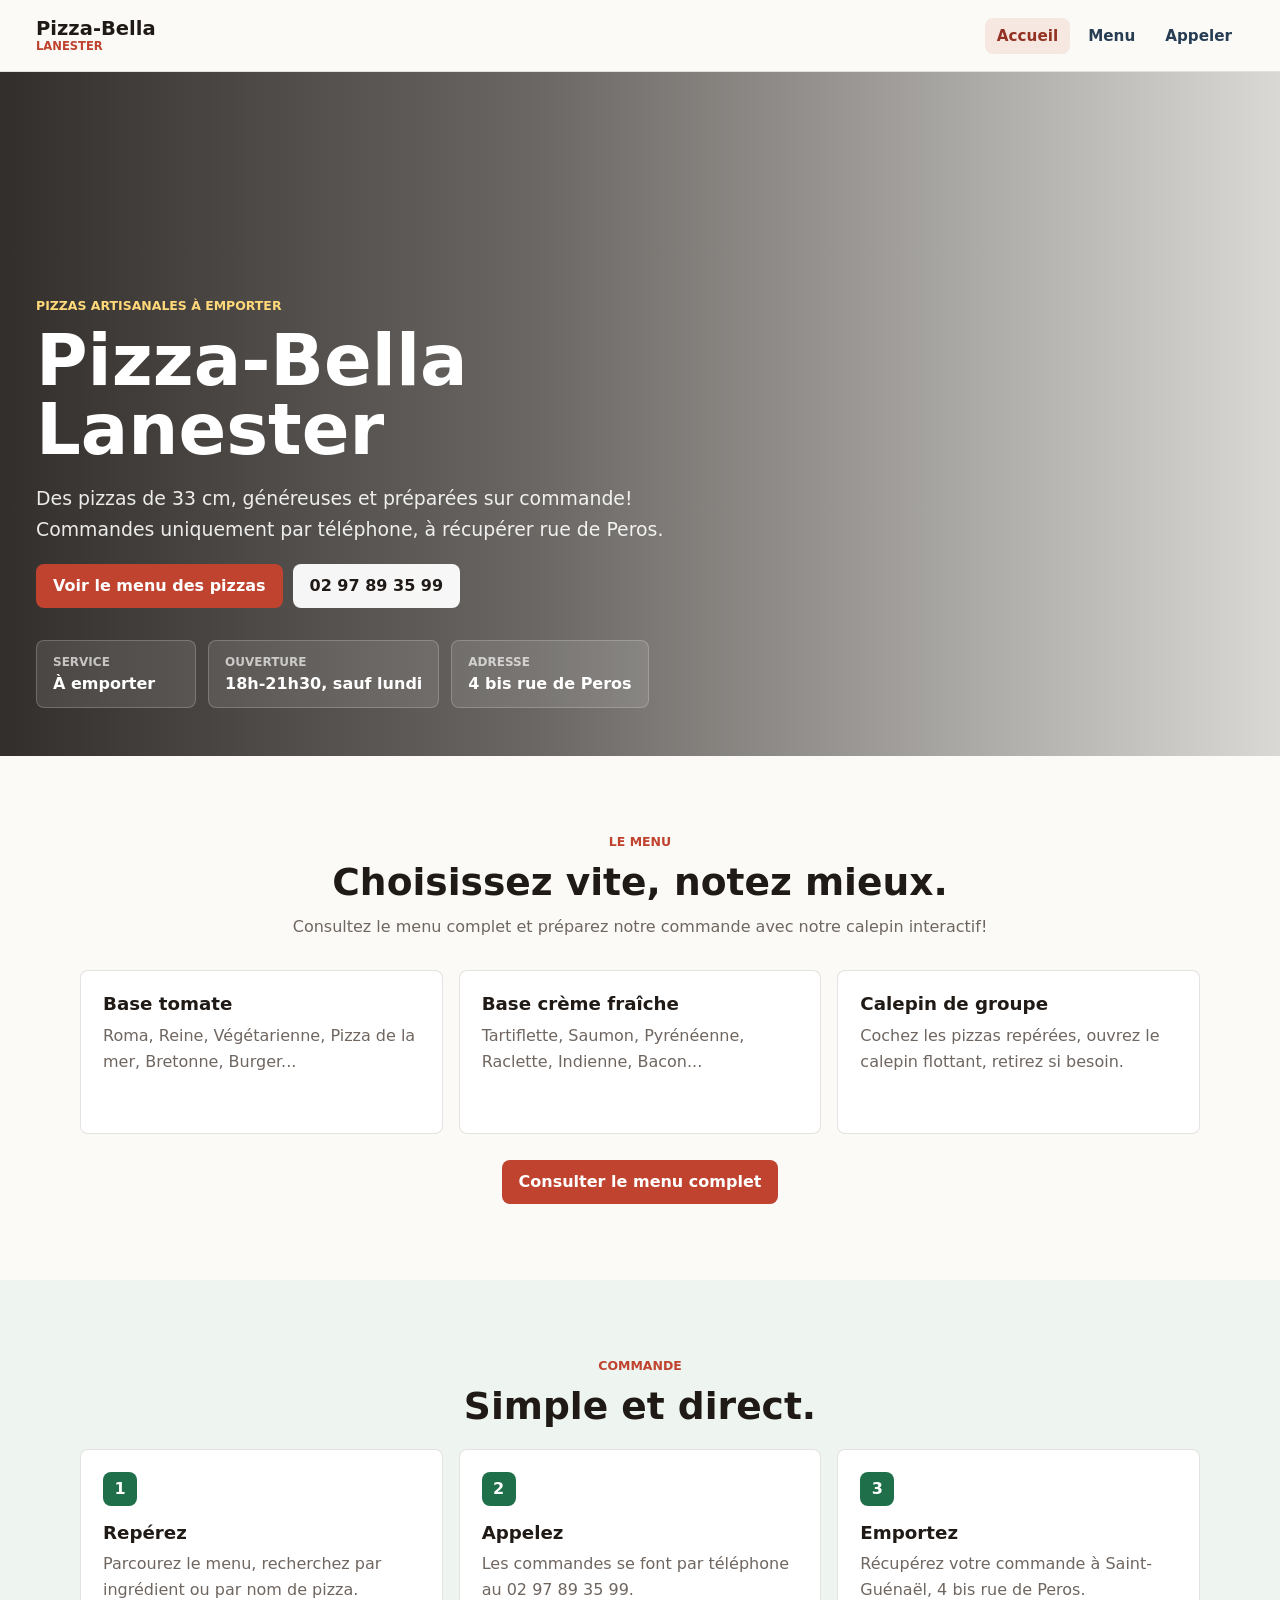
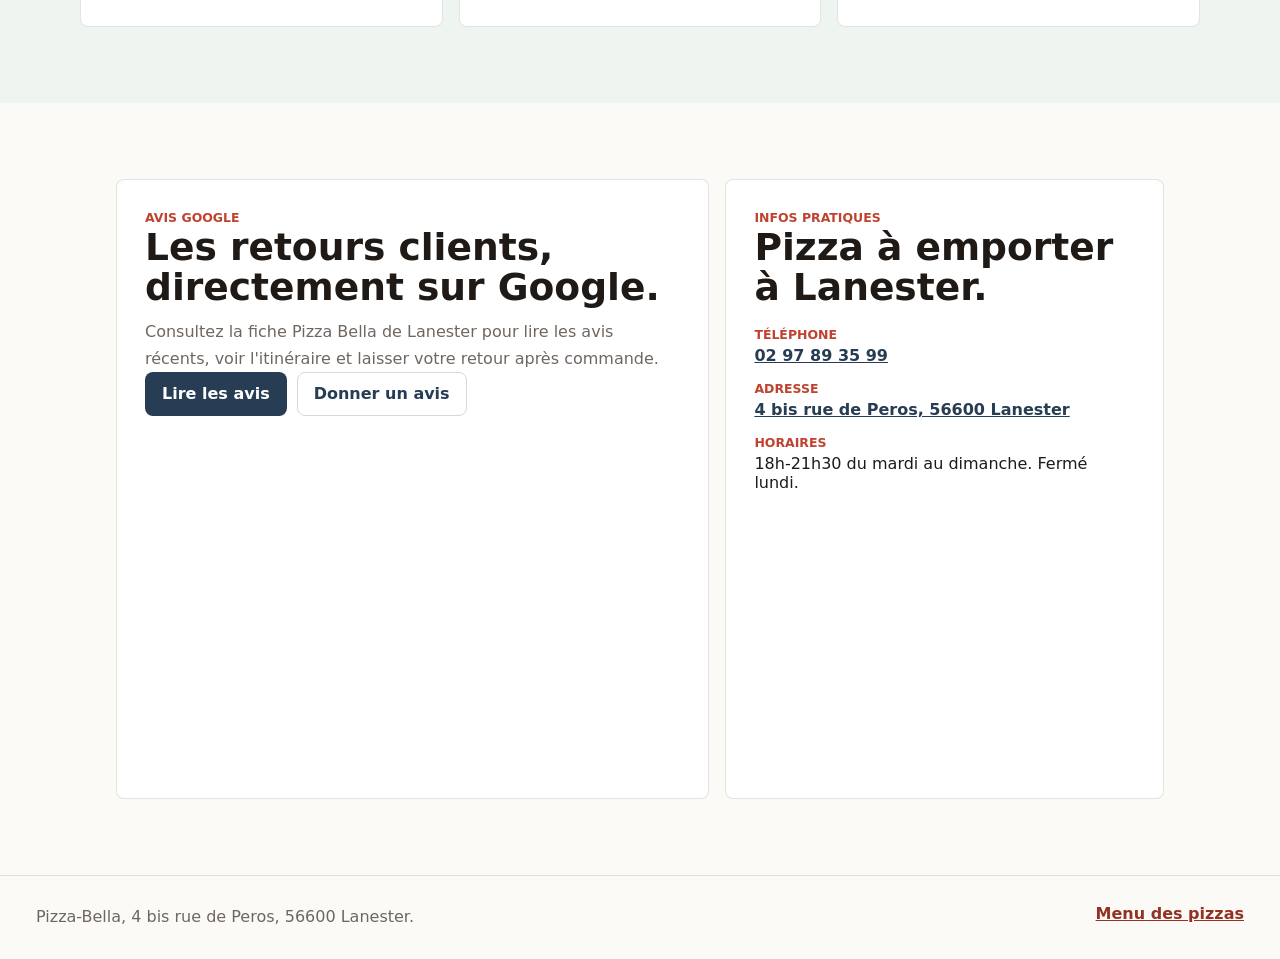
<file: docs/index.html>
<!doctype html>
<html lang="fr">
  <head>
    <meta charset="utf-8">
    <meta name="viewport" content="width=device-width, initial-scale=1">
    <title>Pizza-Bella Lanester | Pizzas artisanales à emporter</title>
    <meta
      name="description"
      content="Pizza-Bella à Lanester prépare des pizzas artisanales de 33 cm à emporter. Commande uniquement par téléphone au 02 97 89 35 99."
    >
    <link rel="canonical" href="https://pizzabella.rouf.me/">
    <meta property="og:title" content="Pizza-Bella Lanester">
    <meta property="og:description" content="Pizzas artisanales à emporter, commande par téléphone, 4 bis rue de Peros à Lanester.">
    <meta property="og:type" content="website">
    <meta property="og:url" content="https://pizzabella.rouf.me/">
    <meta property="og:image" content="https://static.wixstatic.com/media/843343_ccfe324e93fd4e18b210bcc2876e4890~mv2_d_2775_1979_s_2.jpg/v1/fill/w_1200,h_860,al_c,q_85,enc_avif,quality_auto/843343_ccfe324e93fd4e18b210bcc2876e4890~mv2_d_2775_1979_s_2.jpg">
    <meta name="twitter:card" content="summary_large_image">
    <link rel="preconnect" href="https://static.wixstatic.com">
    <link rel="stylesheet" href="styles.css?v=20260521-mobile">
    <script type="application/ld+json">
      {
        "@context": "https://schema.org",
        "@type": "Restaurant",
        "@id": "https://pizzabella.rouf.me/#restaurant",
        "name": "Pizza-Bella",
        "url": "https://pizzabella.rouf.me/",
        "image": [
          "https://static.wixstatic.com/media/843343_ccfe324e93fd4e18b210bcc2876e4890~mv2_d_2775_1979_s_2.jpg/v1/fill/w_1200,h_860,al_c,q_85,enc_avif,quality_auto/843343_ccfe324e93fd4e18b210bcc2876e4890~mv2_d_2775_1979_s_2.jpg"
        ],
        "telephone": "+33297893599",
        "servesCuisine": ["Pizza", "Cuisine italienne"],
        "priceRange": "€€",
        "acceptsReservations": false,
        "address": {
          "@type": "PostalAddress",
          "streetAddress": "4 bis rue de Peros",
          "addressLocality": "Lanester",
          "postalCode": "56600",
          "addressCountry": "FR"
        },
        "geo": {
          "@type": "GeoCoordinates",
          "latitude": 47.761271,
          "longitude": -3.3206705
        },
        "hasMenu": "https://pizzabella.rouf.me/menu.html",
        "openingHoursSpecification": [
          {
            "@type": "OpeningHoursSpecification",
            "dayOfWeek": ["Tuesday", "Wednesday", "Thursday", "Friday", "Saturday", "Sunday"],
            "opens": "18:00",
            "closes": "21:30"
          }
        ],
        "sameAs": [
          "https://pizza-bella.wixsite.com/monsite",
          "https://www.google.com/maps/search/?api=1&query=Pizza%20Bella%204%20Bis%20Rue%20de%20Peros%2056600%20Lanester"
        ]
      }
    </script>
  </head>
  <body>
    <header class="site-header">
      <a class="brand" href="index.html" aria-label="Pizza-Bella Lanester, accueil">
        <span>Pizza-Bella</span>
        <small>Lanester</small>
      </a>
      <nav class="site-nav" aria-label="Navigation principale">
        <a aria-current="page" href="index.html">Accueil</a>
        <a href="menu.html">Menu</a>
        <a href="tel:+33297893599">Appeler</a>
      </nav>
    </header>

    <main>
      <section class="hero-home">
        <div class="hero-content">
          <p class="kicker">Pizzas artisanales à emporter</p>
          <h1>Pizza-Bella Lanester</h1>
          <p class="hero-lead">
            Des pizzas de 33 cm, généreuses et préparées sur commande! Commandes
            uniquement par téléphone, à récupérer rue de Peros.
          </p>
          <div class="hero-actions" aria-label="Actions principales">
            <a class="button button-primary" href="menu.html">Voir le menu des pizzas</a>
            <a class="button button-light" href="tel:+33297893599">02 97 89 35 99</a>
          </div>
          <dl class="hero-facts" aria-label="Informations rapides">
            <div>
              <dt>Service</dt>
              <dd>À emporter</dd>
            </div>
            <div>
              <dt>Ouverture</dt>
              <dd>18h-21h30, sauf lundi</dd>
            </div>
            <div>
              <dt>Adresse</dt>
              <dd>4 bis rue de Peros</dd>
            </div>
          </dl>
        </div>
      </section>

      <section class="section menu-teaser" id="menu">
        <div class="section-heading">
          <p class="kicker">Le menu</p>
          <h2>Choisissez vite, notez mieux.</h2>
          <p>
            Consultez le menu complet et préparez notre commande avec notre calepin interactif!
          </p>
        </div>
        <div class="feature-grid">
          <article class="feature-card">
            <h3>Base tomate</h3>
            <p>Roma, Reine, Végétarienne, Pizza de la mer, Bretonne, Burger...</p>
          </article>
          <article class="feature-card">
            <h3>Base crème fraîche</h3>
            <p>Tartiflette, Saumon, Pyrénéenne, Raclette, Indienne, Bacon...</p>
          </article>
          <article class="feature-card">
            <h3>Calepin de groupe</h3>
            <p>Cochez les pizzas repérées, ouvrez le calepin flottant, retirez si besoin.</p>
          </article>
        </div>
        <a class="button button-primary menu-wide-link" href="menu.html">Consulter le menu complet</a>
      </section>

      <section class="section steps-band" aria-labelledby="commande-title">
        <div class="section-heading compact">
          <p class="kicker">Commande</p>
          <h2 id="commande-title">Simple et direct.</h2>
        </div>
        <div class="steps">
          <article>
            <span>1</span>
            <h3>Repérez</h3>
            <p>Parcourez le menu, recherchez par ingrédient ou par nom de pizza.</p>
          </article>
          <article>
            <span>2</span>
            <h3>Appelez</h3>
            <p>Les commandes se font par téléphone au 02 97 89 35 99.</p>
          </article>
          <article>
            <span>3</span>
            <h3>Emportez</h3>
            <p>Récupérez votre commande à Saint-Guénaël, 4 bis rue de Peros.</p>
          </article>
        </div>
      </section>

      <section class="section info-layout">
        <article class="info-block">
          <p class="kicker">Avis Google</p>
          <h2>Les retours clients, directement sur Google.</h2>
          <p>
            Consultez la fiche Pizza Bella de Lanester pour lire les avis récents,
            voir l'itinéraire et laisser votre retour après commande.
          </p>
          <div class="inline-actions">
            <a class="button button-secondary" href="https://www.google.com/maps/search/?api=1&amp;query=Pizza%20Bella%204%20Bis%20Rue%20de%20Peros%2056600%20Lanester" rel="noopener">Lire les avis</a>
            <a class="button button-ghost" href="https://search.google.com/local/writereview?placeid=ChIJfZxFkC5cEEgR0_j6NZo7V1Y" rel="noopener">Donner un avis</a>
          </div>
        </article>
        <article class="info-block contact-block">
          <p class="kicker">Infos pratiques</p>
          <h2>Pizza à emporter à Lanester.</h2>
          <ul class="contact-list">
            <li><strong>Téléphone</strong><a href="tel:+33297893599">02 97 89 35 99</a></li>
            <li><strong>Adresse</strong><a href="https://www.google.com/maps/search/?api=1&amp;query=Pizza%20Bella%204%20Bis%20Rue%20de%20Peros%2056600%20Lanester" rel="noopener">4 bis rue de Peros, 56600 Lanester</a></li>
            <li><strong>Horaires</strong><span>18h-21h30 du mardi au dimanche. Fermé lundi.</span></li>
          </ul>
          <div class="map-container" style="margin-top: 1.5rem;">
            <iframe 
              src="https://maps.google.com/maps?q=Pizza%20Bella%204%20Bis%20Rue%20de%20Peros%2056600%20Lanester&t=&z=15&ie=UTF8&iwloc=&output=embed" 
              width="100%" 
              height="250" 
              style="border:0; border-radius: 8px;" 
              allowfullscreen="" 
              loading="lazy" 
              referrerpolicy="no-referrer-when-downgrade"
              title="Carte Google Maps de Pizza-Bella Lanester">
            </iframe>
          </div>
        </article>
      </section>
    </main>

    <footer class="site-footer">
      <p>Pizza-Bella, 4 bis rue de Peros, 56600 Lanester.</p>
      <a href="menu.html">Menu des pizzas</a>
    </footer>
  </body>
</html>
</file>
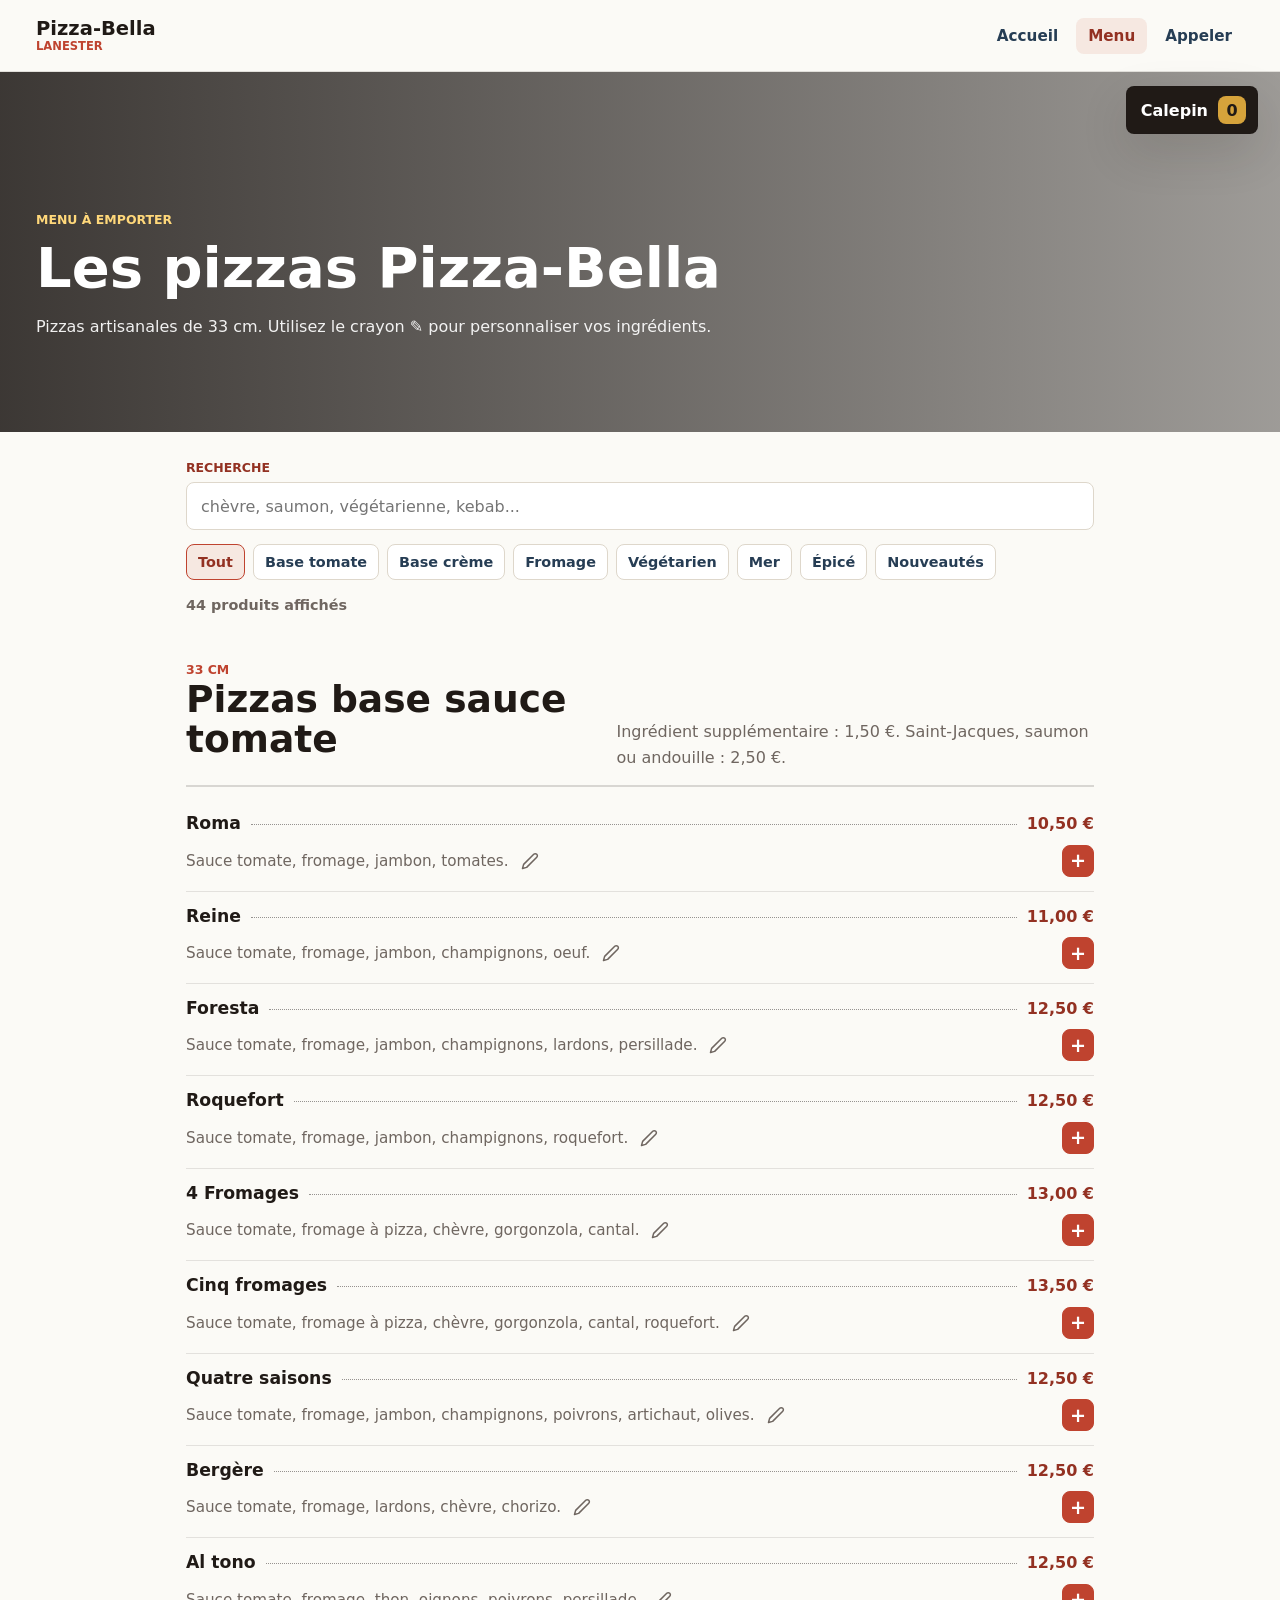
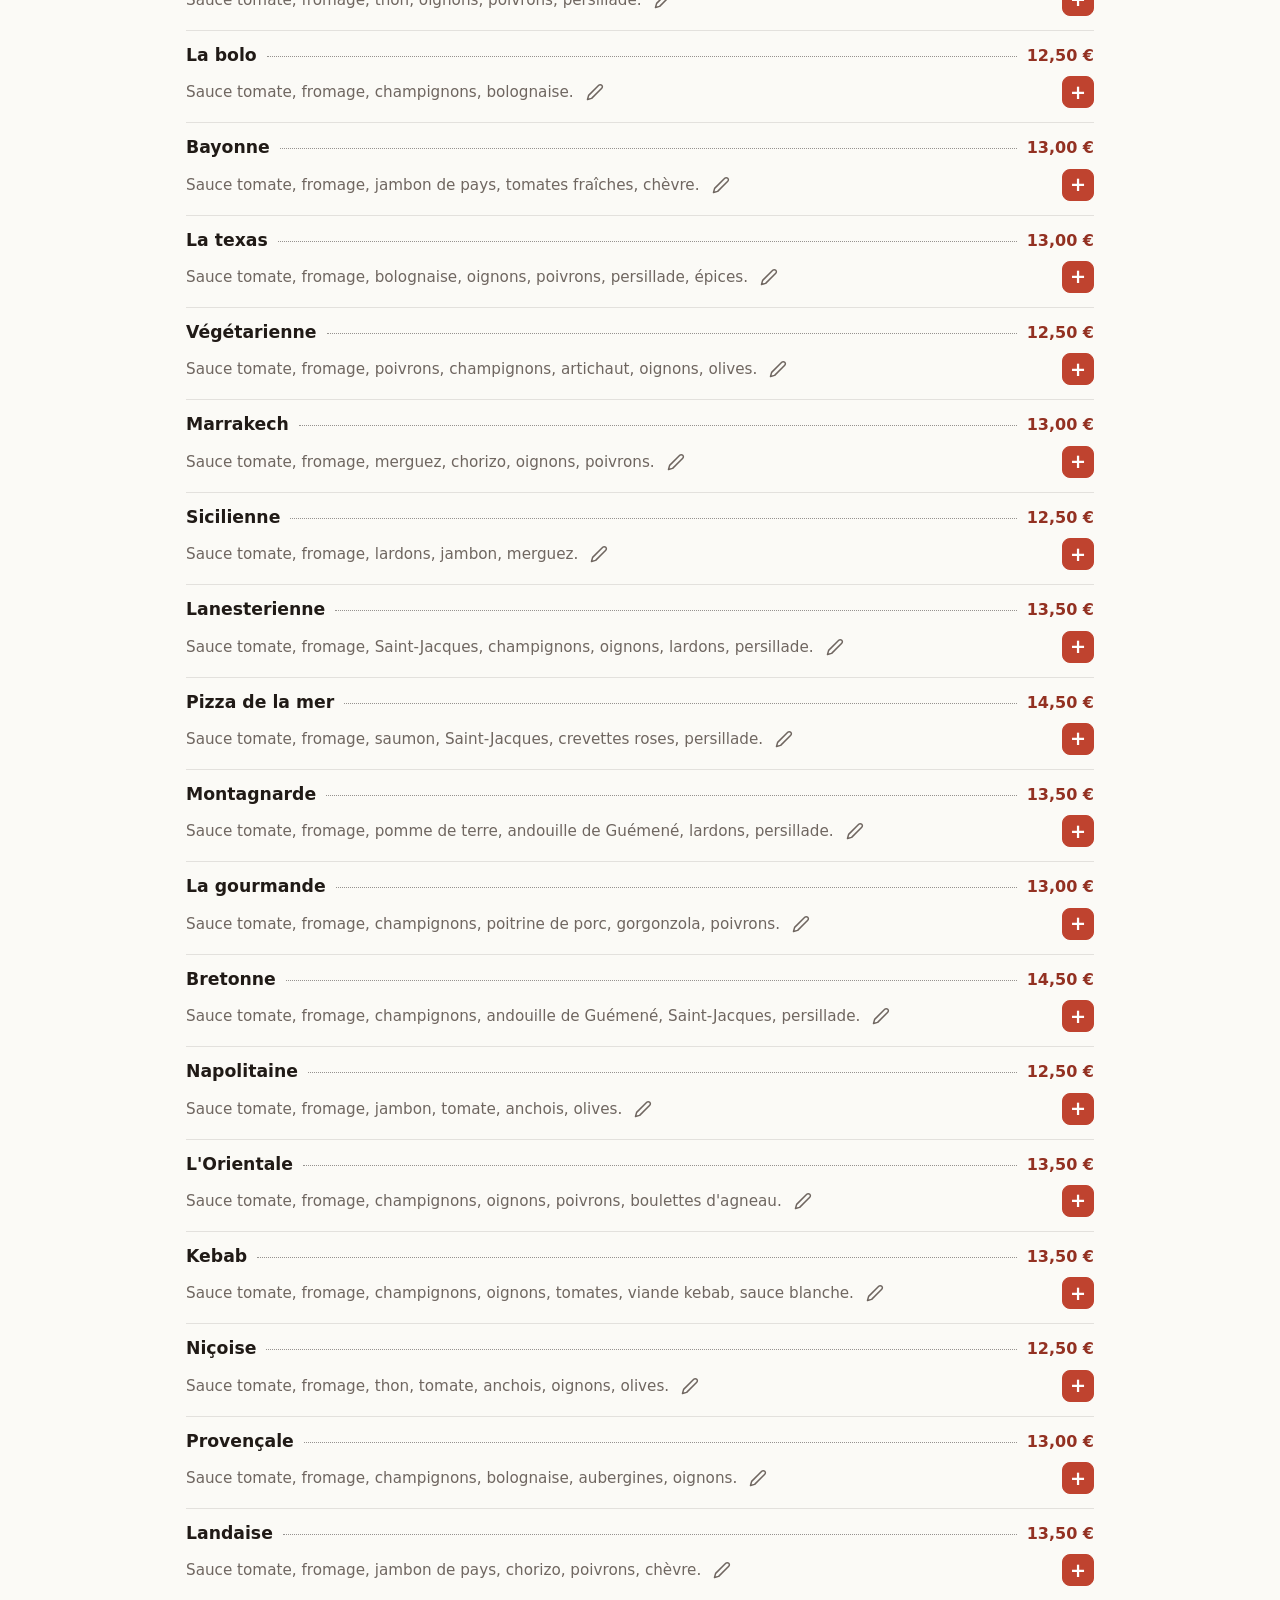
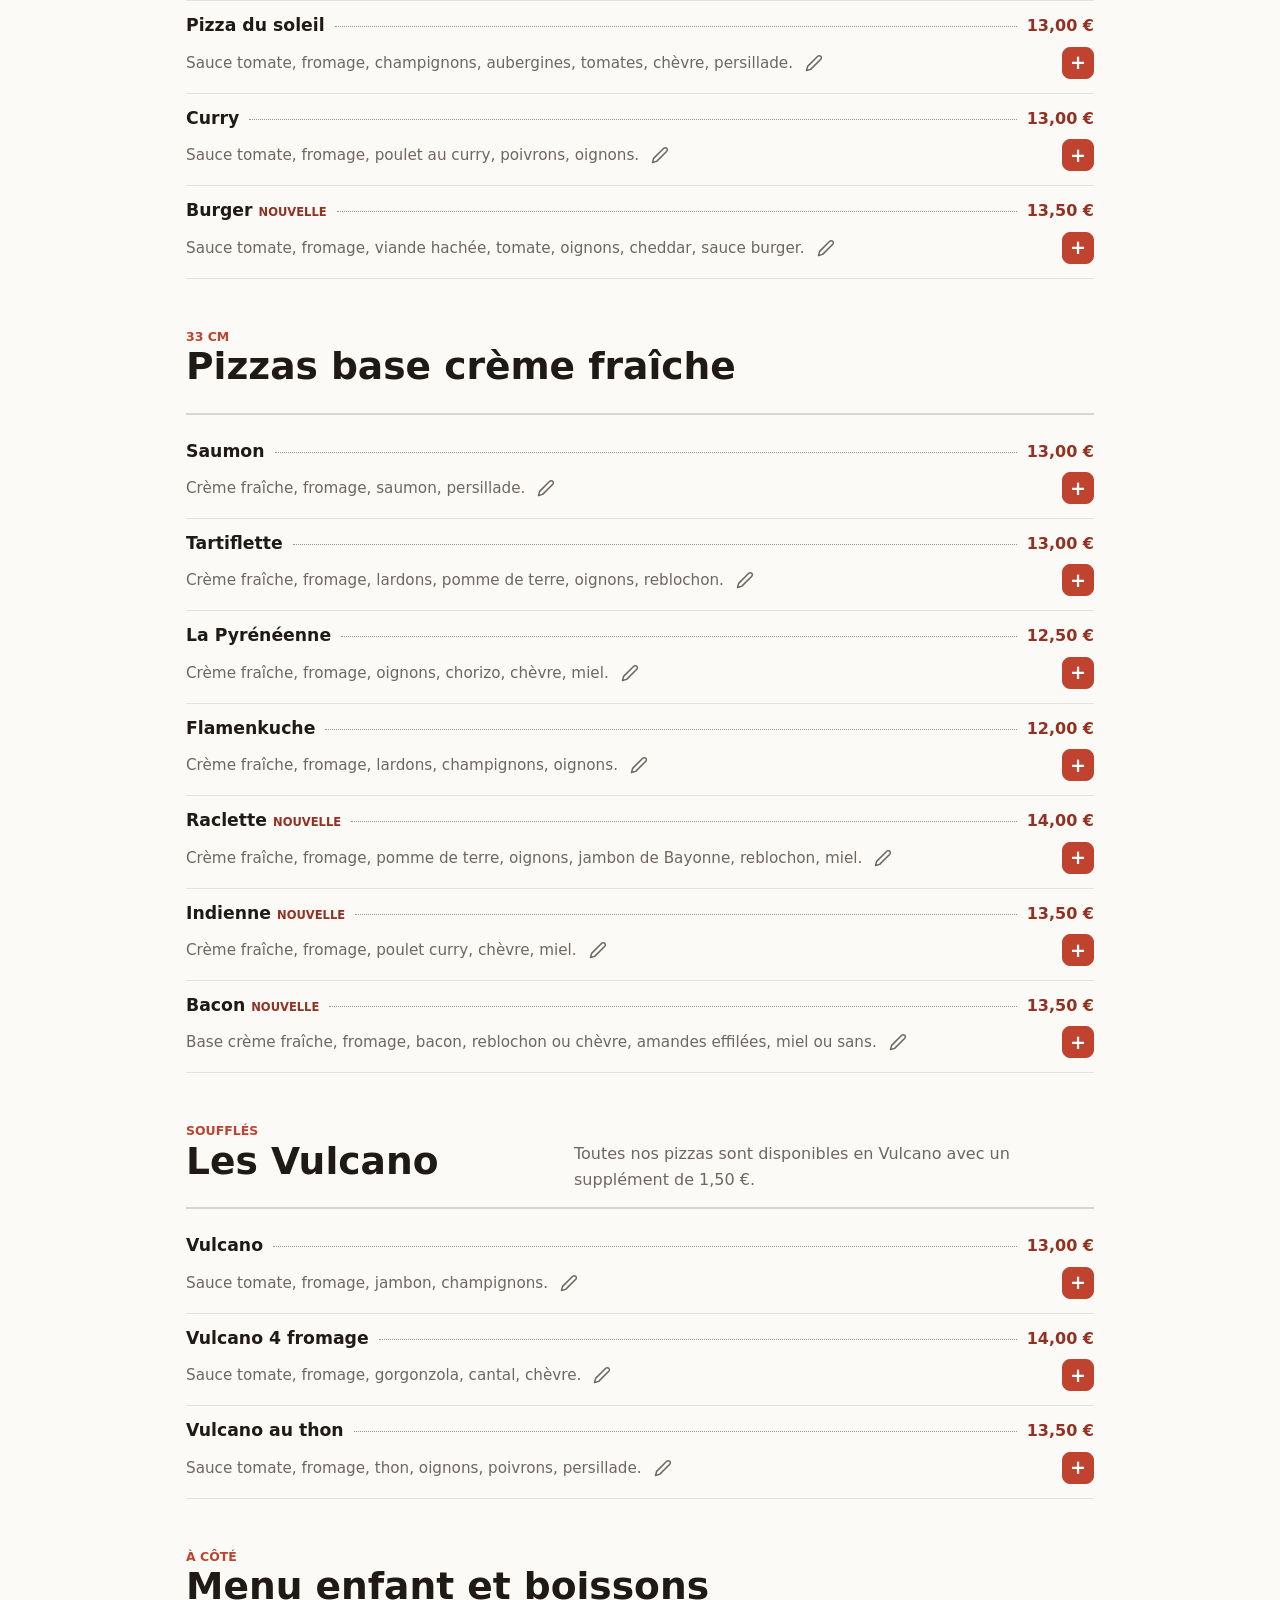
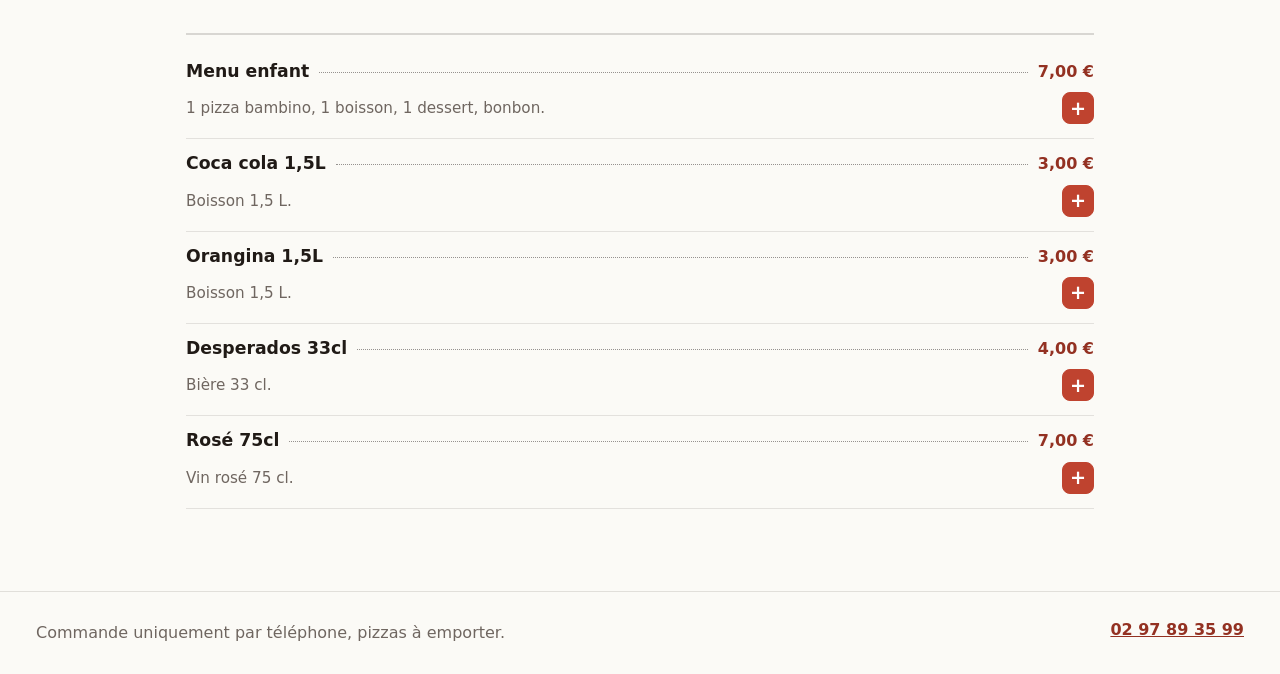
<file: docs/menu.html>
<!doctype html>
<html lang="fr">
  <head>
    <meta charset="utf-8">
    <meta name="viewport" content="width=device-width, initial-scale=1">
    <title>Menu Pizza-Bella Lanester | Pizzas à emporter</title>
    <meta
      name="description"
      content="Menu Pizza-Bella Lanester : pizzas base tomate, base crème fraîche, soufflés, menu enfant et boissons. Personnalisez vos pizzas et préparez votre commande."
    >
    <link rel="canonical" href="https://pizzabella.rouf.me/menu.html">
    <meta property="og:title" content="Menu Pizza-Bella Lanester">
    <meta property="og:description" content="Consultez les pizzas disponibles, personnalisez vos ingrédients et gardez vos choix dans un calepin.">
    <meta property="og:type" content="website">
    <meta property="og:url" content="https://pizzabella.rouf.me/menu.html">
    <meta property="og:image" content="https://static.wixstatic.com/media/843343_ccfe324e93fd4e18b210bcc2876e4890~mv2_d_2775_1979_s_2.jpg/v1/fill/w_1200,h_860,al_c,q_85,enc_avif,quality_auto/843343_ccfe324e93fd4e18b210bcc2876e4890~mv2_d_2775_1979_s_2.jpg">
    <meta name="twitter:card" content="summary_large_image">
    <link rel="preconnect" href="https://static.wixstatic.com">
    <link rel="stylesheet" href="styles.css?v=20260522-custom">
  </head>
  <body class="menu-page">
    <header class="site-header">
      <a class="brand" href="index.html" aria-label="Pizza-Bella Lanester, accueil">
        <span>Pizza-Bella</span>
        <small>Lanester</small>
      </a>
      <nav class="site-nav" aria-label="Navigation principale">
        <a href="index.html">Accueil</a>
        <a aria-current="page" href="menu.html">Menu</a>
        <a href="tel:+33297893599">Appeler</a>
      </nav>
    </header>

    <button class="notepad-toggle" id="notepadToggle" type="button" aria-controls="orderPad" aria-expanded="false">
      <span>Calepin</span>
      <strong id="notepadCount">0</strong>
    </button>

    <aside class="order-pad" id="orderPad" aria-hidden="true" aria-labelledby="orderPadTitle">
      <div class="pad-header">
        <div>
          <p class="kicker">Commande de groupe</p>
          <h2 id="orderPadTitle">Calepin</h2>
        </div>
        <button class="icon-button" id="closePad" type="button" aria-label="Réduire le calepin">×</button>
      </div>
      <ul class="pad-list" id="padList"></ul>
      <p class="pad-empty" id="padEmpty">Aucune pizza sélectionnée.</p>
      <div class="pad-total">
        <span>Total indicatif</span>
        <strong id="padTotal">0,00 €</strong>
      </div>
      <div class="pad-actions">
        <a class="button button-primary" href="tel:+33297893599">Appeler</a>
        <button class="button button-ghost" id="clearPad" type="button">Vider</button>
      </div>
      <p class="pad-note">Le calepin ne transmet pas de commande en ligne.</p>
    </aside>

    <main>
      <section class="menu-hero">
        <div>
          <p class="kicker">Menu à emporter</p>
          <h1>Les pizzas Pizza-Bella</h1>
          <p>
            Pizzas artisanales de 33 cm. Utilisez le crayon ✎ pour personnaliser vos ingrédients.
          </p>
        </div>
      </section>

      <section class="menu-toolbar" aria-label="Recherche et filtres du menu">
        <label class="search-box" for="menuSearch">
          <span>Recherche</span>
          <input id="menuSearch" type="search" placeholder="chèvre, saumon, végétarienne, kebab..." autocomplete="off">
        </label>
        <div class="filter-row" aria-label="Filtres rapides">
          <button class="filter-chip is-active" type="button" data-filter="">Tout</button>
          <button class="filter-chip" type="button" data-filter="tomate">Base tomate</button>
          <button class="filter-chip" type="button" data-filter="crème creme fraiche">Base crème</button>
          <button class="filter-chip" type="button" data-filter="fromage chèvre gorgonzola roquefort reblochon cantal">Fromage</button>
          <button class="filter-chip" type="button" data-filter="végétarien vegetarien légumes legumes">Végétarien</button>
          <button class="filter-chip" type="button" data-filter="mer saumon thon saint-jacques crevettes">Mer</button>
          <button class="filter-chip" type="button" data-filter="épicée epice merguez chorizo curry orientale">Épicé</button>
          <button class="filter-chip" type="button" data-filter="nouvelle burger raclette indienne bacon">Nouveautés</button>
        </div>
        <p class="result-count" id="resultCount" aria-live="polite">44 produits affichés</p>
      </section>

      <section class="menu-content" id="menuList">
        <section class="menu-section" data-menu-section>
          <div class="menu-section-heading">
            <div>
              <p class="kicker">33 cm</p>
              <h2>Pizzas base sauce tomate</h2>
            </div>
            <p>Ingrédient supplémentaire : 1,50 €. Saint-Jacques, saumon ou andouille : 2,50 €.</p>
          </div>
          <div class="pizza-grid">
            <article class="pizza-card" data-menu-item data-id="roma" data-name="Roma" data-price="10.50" data-ingredients="Sauce tomate, fromage, jambon, tomates" data-keywords="tomate classique jambon tomates fromage simple traditionnelle">
              <div class="card-head"><h3>Roma</h3><strong>10,50 €</strong></div>
              <div class="card-footer">
                <div class="ingredients-line">
                  <span>Sauce tomate, fromage, jambon, tomates.</span>
                  <button class="customize-btn" type="button" aria-label="Personnaliser Roma" data-customize="roma">
                    <svg viewBox="0 0 24 24" fill="none" stroke="currentColor" stroke-width="2" stroke-linecap="round" stroke-linejoin="round"><path d="M17 3a2.828 2.828 0 1 1 4 4L7.5 20.5 2 22l1.5-5.5L17 3z"></path></svg>
                  </button>
                </div>
                <div class="quantity-controls" data-qty-for="roma">
                  <button class="qty-btn plus" type="button" data-qty-plus="roma">+</button>
                </div>
              </div>
            </article>

            <article class="pizza-card" data-menu-item data-id="reine" data-name="Reine" data-price="11.00" data-ingredients="Sauce tomate, fromage, jambon, champignons, oeuf" data-keywords="tomate reine royale jambon champignons oeuf fromage classique">
              <div class="card-head"><h3>Reine</h3><strong>11,00 €</strong></div>
              <div class="card-footer">
                <div class="ingredients-line">
                  <span>Sauce tomate, fromage, jambon, champignons, oeuf.</span>
                  <button class="customize-btn" type="button" aria-label="Personnaliser Reine" data-customize="reine">
                    <svg viewBox="0 0 24 24" fill="none" stroke="currentColor" stroke-width="2" stroke-linecap="round" stroke-linejoin="round"><path d="M17 3a2.828 2.828 0 1 1 4 4L7.5 20.5 2 22l1.5-5.5L17 3z"></path></svg>
                  </button>
                </div>
                <div class="quantity-controls" data-qty-for="reine">
                  <button class="qty-btn plus" type="button" data-qty-plus="reine">+</button>
                </div>
              </div>
            </article>

            <article class="pizza-card" data-menu-item data-id="foresta" data-name="Foresta" data-price="12.50" data-ingredients="Sauce tomate, fromage, jambon, champignons, lardons, persillade" data-keywords="tomate forestière forestiere jambon champignons lardons persillade fromage">
              <div class="card-head"><h3>Foresta</h3><strong>12,50 €</strong></div>
              <div class="card-footer">
                <div class="ingredients-line">
                  <span>Sauce tomate, fromage, jambon, champignons, lardons, persillade.</span>
                  <button class="customize-btn" type="button" aria-label="Personnaliser Foresta" data-customize="foresta">
                    <svg viewBox="0 0 24 24" fill="none" stroke="currentColor" stroke-width="2" stroke-linecap="round" stroke-linejoin="round"><path d="M17 3a2.828 2.828 0 1 1 4 4L7.5 20.5 2 22l1.5-5.5L17 3z"></path></svg>
                  </button>
                </div>
                <div class="quantity-controls" data-qty-for="foresta">
                  <button class="qty-btn plus" type="button" data-qty-plus="foresta">+</button>
                </div>
              </div>
            </article>

            <article class="pizza-card" data-menu-item data-id="roquefort" data-name="Roquefort" data-price="12.50" data-ingredients="Sauce tomate, fromage, jambon, champignons, roquefort" data-keywords="tomate roquefort fromage bleu jambon champignons">
              <div class="card-head"><h3>Roquefort</h3><strong>12,50 €</strong></div>
              <div class="card-footer">
                <div class="ingredients-line">
                  <span>Sauce tomate, fromage, jambon, champignons, roquefort.</span>
                  <button class="customize-btn" type="button" aria-label="Personnaliser Roquefort" data-customize="roquefort">
                    <svg viewBox="0 0 24 24" fill="none" stroke="currentColor" stroke-width="2" stroke-linecap="round" stroke-linejoin="round"><path d="M17 3a2.828 2.828 0 1 1 4 4L7.5 20.5 2 22l1.5-5.5L17 3z"></path></svg>
                  </button>
                </div>
                <div class="quantity-controls" data-qty-for="roquefort">
                  <button class="qty-btn plus" type="button" data-qty-plus="roquefort">+</button>
                </div>
              </div>
            </article>

            <article class="pizza-card" data-menu-item data-id="4-fromages" data-name="4 Fromages" data-price="13.00" data-ingredients="Sauce tomate, fromage à pizza, chèvre, gorgonzola, cantal" data-keywords="tomate quatre fromages 4 fromage chèvre chevre gorgonzola cantal végétarien vegetarien">
              <div class="card-head"><h3>4 Fromages</h3><strong>13,00 €</strong></div>
              <div class="card-footer">
                <div class="ingredients-line">
                  <span>Sauce tomate, fromage à pizza, chèvre, gorgonzola, cantal.</span>
                  <button class="customize-btn" type="button" aria-label="Personnaliser 4 Fromages" data-customize="4-fromages">
                    <svg viewBox="0 0 24 24" fill="none" stroke="currentColor" stroke-width="2" stroke-linecap="round" stroke-linejoin="round"><path d="M17 3a2.828 2.828 0 1 1 4 4L7.5 20.5 2 22l1.5-5.5L17 3z"></path></svg>
                  </button>
                </div>
                <div class="quantity-controls" data-qty-for="4-fromages">
                  <button class="qty-btn plus" type="button" data-qty-plus="4-fromages">+</button>
                </div>
              </div>
            </article>

            <article class="pizza-card" data-menu-item data-id="cinq-fromages" data-name="Cinq fromages" data-price="13.50" data-ingredients="Sauce tomate, fromage à pizza, chèvre, gorgonzola, cantal, roquefort" data-keywords="tomate cinq 5 fromages chèvre chevre gorgonzola cantal roquefort végétarien vegetarien">
              <div class="card-head"><h3>Cinq fromages</h3><strong>13,50 €</strong></div>
              <div class="card-footer">
                <div class="ingredients-line">
                  <span>Sauce tomate, fromage à pizza, chèvre, gorgonzola, cantal, roquefort.</span>
                  <button class="customize-btn" type="button" aria-label="Personnaliser Cinq fromages" data-customize="cinq-fromages">
                    <svg viewBox="0 0 24 24" fill="none" stroke="currentColor" stroke-width="2" stroke-linecap="round" stroke-linejoin="round"><path d="M17 3a2.828 2.828 0 1 1 4 4L7.5 20.5 2 22l1.5-5.5L17 3z"></path></svg>
                  </button>
                </div>
                <div class="quantity-controls" data-qty-for="cinq-fromages">
                  <button class="qty-btn plus" type="button" data-qty-plus="cinq-fromages">+</button>
                </div>
              </div>
            </article>

            <article class="pizza-card" data-menu-item data-id="quatre-saisons" data-name="Quatre saisons" data-price="12.50" data-ingredients="Sauce tomate, fromage, jambon, champignons, poivrons, artichaut, olives" data-keywords="tomate quatre saisons 4 saisons jambon champignons poivrons artichaut olives légumes legumes">
              <div class="card-head"><h3>Quatre saisons</h3><strong>12,50 €</strong></div>
              <div class="card-footer">
                <div class="ingredients-line">
                  <span>Sauce tomate, fromage, jambon, champignons, poivrons, artichaut, olives.</span>
                  <button class="customize-btn" type="button" aria-label="Personnaliser Quatre saisons" data-customize="quatre-saisons">
                    <svg viewBox="0 0 24 24" fill="none" stroke="currentColor" stroke-width="2" stroke-linecap="round" stroke-linejoin="round"><path d="M17 3a2.828 2.828 0 1 1 4 4L7.5 20.5 2 22l1.5-5.5L17 3z"></path></svg>
                  </button>
                </div>
                <div class="quantity-controls" data-qty-for="quatre-saisons">
                  <button class="qty-btn plus" type="button" data-qty-plus="quatre-saisons">+</button>
                </div>
              </div>
            </article>

            <article class="pizza-card" data-menu-item data-id="bergere" data-name="Bergère" data-price="12.50" data-ingredients="Sauce tomate, fromage, lardons, chèvre, chorizo" data-keywords="tomate bergere bergère lardons chèvre chevre chorizo fromage">
              <div class="card-head"><h3>Bergère</h3><strong>12,50 €</strong></div>
              <div class="card-footer">
                <div class="ingredients-line">
                  <span>Sauce tomate, fromage, lardons, chèvre, chorizo.</span>
                  <button class="customize-btn" type="button" aria-label="Personnaliser Bergère" data-customize="bergere">
                    <svg viewBox="0 0 24 24" fill="none" stroke="currentColor" stroke-width="2" stroke-linecap="round" stroke-linejoin="round"><path d="M17 3a2.828 2.828 0 1 1 4 4L7.5 20.5 2 22l1.5-5.5L17 3z"></path></svg>
                  </button>
                </div>
                <div class="quantity-controls" data-qty-for="bergere">
                  <button class="qty-btn plus" type="button" data-qty-plus="bergere">+</button>
                </div>
              </div>
            </article>

            <article class="pizza-card" data-menu-item data-id="al-tono" data-name="Al tono" data-price="12.50" data-ingredients="Sauce tomate, fromage, thon, oignons, poivrons, persillade" data-keywords="tomate thon tonno poisson oignons poivrons persillade fromage">
              <div class="card-head"><h3>Al tono</h3><strong>12,50 €</strong></div>
              <div class="card-footer">
                <div class="ingredients-line">
                  <span>Sauce tomate, fromage, thon, oignons, poivrons, persillade.</span>
                  <button class="customize-btn" type="button" aria-label="Personnaliser Al tono" data-customize="al-tono">
                    <svg viewBox="0 0 24 24" fill="none" stroke="currentColor" stroke-width="2" stroke-linecap="round" stroke-linejoin="round"><path d="M17 3a2.828 2.828 0 1 1 4 4L7.5 20.5 2 22l1.5-5.5L17 3z"></path></svg>
                  </button>
                </div>
                <div class="quantity-controls" data-qty-for="al-tono">
                  <button class="qty-btn plus" type="button" data-qty-plus="al-tono">+</button>
                </div>
              </div>
            </article>

            <article class="pizza-card" data-menu-item data-id="la-bolo" data-name="La bolo" data-price="12.50" data-ingredients="Sauce tomate, fromage, champignons, bolognaise" data-keywords="tomate bolo bolognaise viande hachée hachee champignons fromage">
              <div class="card-head"><h3>La bolo</h3><strong>12,50 €</strong></div>
              <div class="card-footer">
                <div class="ingredients-line">
                  <span>Sauce tomate, fromage, champignons, bolognaise.</span>
                  <button class="customize-btn" type="button" aria-label="Personnaliser La bolo" data-customize="la-bolo">
                    <svg viewBox="0 0 24 24" fill="none" stroke="currentColor" stroke-width="2" stroke-linecap="round" stroke-linejoin="round"><path d="M17 3a2.828 2.828 0 1 1 4 4L7.5 20.5 2 22l1.5-5.5L17 3z"></path></svg>
                  </button>
                </div>
                <div class="quantity-controls" data-qty-for="la-bolo">
                  <button class="qty-btn plus" type="button" data-qty-plus="la-bolo">+</button>
                </div>
              </div>
            </article>

            <article class="pizza-card" data-menu-item data-id="bayonne" data-name="Bayonne" data-price="13.00" data-ingredients="Sauce tomate, fromage, jambon de pays, tomates fraîches, chèvre" data-keywords="tomate bayonne jambon de pays tomates fraîches fraiches chèvre chevre fromage">
              <div class="card-head"><h3>Bayonne</h3><strong>13,00 €</strong></div>
              <div class="card-footer">
                <div class="ingredients-line">
                  <span>Sauce tomate, fromage, jambon de pays, tomates fraîches, chèvre.</span>
                  <button class="customize-btn" type="button" aria-label="Personnaliser Bayonne" data-customize="bayonne">
                    <svg viewBox="0 0 24 24" fill="none" stroke="currentColor" stroke-width="2" stroke-linecap="round" stroke-linejoin="round"><path d="M17 3a2.828 2.828 0 1 1 4 4L7.5 20.5 2 22l1.5-5.5L17 3z"></path></svg>
                  </button>
                </div>
                <div class="quantity-controls" data-qty-for="bayonne">
                  <button class="qty-btn plus" type="button" data-qty-plus="bayonne">+</button>
                </div>
              </div>
            </article>

            <article class="pizza-card" data-menu-item data-id="la-texas" data-name="La texas" data-price="13.00" data-ingredients="Sauce tomate, fromage, bolognaise, oignons, poivrons, persillade, épices" data-keywords="tomate texas texane bolognaise oignons poivrons persillade épices epices viande">
              <div class="card-head"><h3>La texas</h3><strong>13,00 €</strong></div>
              <div class="card-footer">
                <div class="ingredients-line">
                  <span>Sauce tomate, fromage, bolognaise, oignons, poivrons, persillade, épices.</span>
                  <button class="customize-btn" type="button" aria-label="Personnaliser La texas" data-customize="la-texas">
                    <svg viewBox="0 0 24 24" fill="none" stroke="currentColor" stroke-width="2" stroke-linecap="round" stroke-linejoin="round"><path d="M17 3a2.828 2.828 0 1 1 4 4L7.5 20.5 2 22l1.5-5.5L17 3z"></path></svg>
                  </button>
                </div>
                <div class="quantity-controls" data-qty-for="la-texas">
                  <button class="qty-btn plus" type="button" data-qty-plus="la-texas">+</button>
                </div>
              </div>
            </article>

            <article class="pizza-card" data-menu-item data-id="vegetarienne" data-name="Végétarienne" data-price="12.50" data-ingredients="Sauce tomate, fromage, poivrons, champignons, artichaut, oignons, olives" data-keywords="tomate végétarienne vegetarienne veggie légumes legumes poivrons champignons artichaut oignons olives sans viande">
              <div class="card-head"><h3>Végétarienne</h3><strong>12,50 €</strong></div>
              <div class="card-footer">
                <div class="ingredients-line">
                  <span>Sauce tomate, fromage, poivrons, champignons, artichaut, oignons, olives.</span>
                  <button class="customize-btn" type="button" aria-label="Personnaliser Végétarienne" data-customize="vegetarienne">
                    <svg viewBox="0 0 24 24" fill="none" stroke="currentColor" stroke-width="2" stroke-linecap="round" stroke-linejoin="round"><path d="M17 3a2.828 2.828 0 1 1 4 4L7.5 20.5 2 22l1.5-5.5L17 3z"></path></svg>
                  </button>
                </div>
                <div class="quantity-controls" data-qty-for="vegetarienne">
                  <button class="qty-btn plus" type="button" data-qty-plus="vegetarienne">+</button>
                </div>
              </div>
            </article>

            <article class="pizza-card" data-menu-item data-id="marrakech" data-name="Marrakech" data-price="13.00" data-ingredients="Sauce tomate, fromage, merguez, chorizo, oignons, poivrons" data-keywords="tomate marrakech orientale merguez chorizo oignons poivrons épicée epice fromage">
              <div class="card-head"><h3>Marrakech</h3><strong>13,00 €</strong></div>
              <div class="card-footer">
                <div class="ingredients-line">
                  <span>Sauce tomate, fromage, merguez, chorizo, oignons, poivrons.</span>
                  <button class="customize-btn" type="button" aria-label="Personnaliser Marrakech" data-customize="marrakech">
                    <svg viewBox="0 0 24 24" fill="none" stroke="currentColor" stroke-width="2" stroke-linecap="round" stroke-linejoin="round"><path d="M17 3a2.828 2.828 0 1 1 4 4L7.5 20.5 2 22l1.5-5.5L17 3z"></path></svg>
                  </button>
                </div>
                <div class="quantity-controls" data-qty-for="marrakech">
                  <button class="qty-btn plus" type="button" data-qty-plus="marrakech">+</button>
                </div>
              </div>
            </article>

            <article class="pizza-card" data-menu-item data-id="sicilienne" data-name="Sicilienne" data-price="12.50" data-ingredients="Sauce tomate, fromage, lardons, jambon, merguez" data-keywords="tomate sicilienne lardons jambon merguez viande fromage">
              <div class="card-head"><h3>Sicilienne</h3><strong>12,50 €</strong></div>
              <div class="card-footer">
                <div class="ingredients-line">
                  <span>Sauce tomate, fromage, lardons, jambon, merguez.</span>
                  <button class="customize-btn" type="button" aria-label="Personnaliser Sicilienne" data-customize="sicilienne">
                    <svg viewBox="0 0 24 24" fill="none" stroke="currentColor" stroke-width="2" stroke-linecap="round" stroke-linejoin="round"><path d="M17 3a2.828 2.828 0 1 1 4 4L7.5 20.5 2 22l1.5-5.5L17 3z"></path></svg>
                  </button>
                </div>
                <div class="quantity-controls" data-qty-for="sicilienne">
                  <button class="qty-btn plus" type="button" data-qty-plus="sicilienne">+</button>
                </div>
              </div>
            </article>

            <article class="pizza-card" data-menu-item data-id="lanesterienne" data-name="Lanesterienne" data-price="13.50" data-ingredients="Sauce tomate, fromage, Saint-Jacques, champignons, oignons, lardons, persillade" data-keywords="tomate lanesterienne lanestérienne saint jacques st jacques champignons oignons lardons persillade mer">
              <div class="card-head"><h3>Lanesterienne</h3><strong>13,50 €</strong></div>
              <div class="card-footer">
                <div class="ingredients-line">
                  <span>Sauce tomate, fromage, Saint-Jacques, champignons, oignons, lardons, persillade.</span>
                  <button class="customize-btn" type="button" aria-label="Personnaliser Lanesterienne" data-customize="lanesterienne">
                    <svg viewBox="0 0 24 24" fill="none" stroke="currentColor" stroke-width="2" stroke-linecap="round" stroke-linejoin="round"><path d="M17 3a2.828 2.828 0 1 1 4 4L7.5 20.5 2 22l1.5-5.5L17 3z"></path></svg>
                  </button>
                </div>
                <div class="quantity-controls" data-qty-for="lanesterienne">
                  <button class="qty-btn plus" type="button" data-qty-plus="lanesterienne">+</button>
                </div>
              </div>
            </article>

            <article class="pizza-card" data-menu-item data-id="pizza-de-la-mer" data-name="Pizza de la mer" data-price="14.50" data-ingredients="Sauce tomate, fromage, saumon, Saint-Jacques, crevettes roses, persillade" data-keywords="tomate mer saumon saint jacques st jacques crevettes roses poisson fruits de mer persillade">
              <div class="card-head"><h3>Pizza de la mer</h3><strong>14,50 €</strong></div>
              <div class="card-footer">
                <div class="ingredients-line">
                  <span>Sauce tomate, fromage, saumon, Saint-Jacques, crevettes roses, persillade.</span>
                  <button class="customize-btn" type="button" aria-label="Personnaliser Pizza de la mer" data-customize="pizza-de-la-mer">
                    <svg viewBox="0 0 24 24" fill="none" stroke="currentColor" stroke-width="2" stroke-linecap="round" stroke-linejoin="round"><path d="M17 3a2.828 2.828 0 1 1 4 4L7.5 20.5 2 22l1.5-5.5L17 3z"></path></svg>
                  </button>
                </div>
                <div class="quantity-controls" data-qty-for="pizza-de-la-mer">
                  <button class="qty-btn plus" type="button" data-qty-plus="pizza-de-la-mer">+</button>
                </div>
              </div>
            </article>

            <article class="pizza-card" data-menu-item data-id="montagnarde" data-name="Montagnarde" data-price="13.50" data-ingredients="Sauce tomate, fromage, pomme de terre, andouille de Guémené, lardons, persillade" data-keywords="tomate montagnarde pomme de terre patate andouille guémené guemene lardons persillade">
              <div class="card-head"><h3>Montagnarde</h3><strong>13,50 €</strong></div>
              <div class="card-footer">
                <div class="ingredients-line">
                  <span>Sauce tomate, fromage, pomme de terre, andouille de Guémené, lardons, persillade.</span>
                  <button class="customize-btn" type="button" aria-label="Personnaliser Montagnarde" data-customize="montagnarde">
                    <svg viewBox="0 0 24 24" fill="none" stroke="currentColor" stroke-width="2" stroke-linecap="round" stroke-linejoin="round"><path d="M17 3a2.828 2.828 0 1 1 4 4L7.5 20.5 2 22l1.5-5.5L17 3z"></path></svg>
                  </button>
                </div>
                <div class="quantity-controls" data-qty-for="montagnarde">
                  <button class="qty-btn plus" type="button" data-qty-plus="montagnarde">+</button>
                </div>
              </div>
            </article>

            <article class="pizza-card" data-menu-item data-id="la-gourmande" data-name="La gourmande" data-price="13.00" data-ingredients="Sauce tomate, fromage, champignons, poitrine de porc, gorgonzola, poivrons" data-keywords="tomate gourmande champignons poitrine porc gorgonzola poivrons fromage">
              <div class="card-head"><h3>La gourmande</h3><strong>13,00 €</strong></div>
              <div class="card-footer">
                <div class="ingredients-line">
                  <span>Sauce tomate, fromage, champignons, poitrine de porc, gorgonzola, poivrons.</span>
                  <button class="customize-btn" type="button" aria-label="Personnaliser La gourmande" data-customize="la-gourmande">
                    <svg viewBox="0 0 24 24" fill="none" stroke="currentColor" stroke-width="2" stroke-linecap="round" stroke-linejoin="round"><path d="M17 3a2.828 2.828 0 1 1 4 4L7.5 20.5 2 22l1.5-5.5L17 3z"></path></svg>
                  </button>
                </div>
                <div class="quantity-controls" data-qty-for="la-gourmande">
                  <button class="qty-btn plus" type="button" data-qty-plus="la-gourmande">+</button>
                </div>
              </div>
            </article>

            <article class="pizza-card" data-menu-item data-id="bretonne" data-name="Bretonne" data-price="14.50" data-ingredients="Sauce tomate, fromage, champignons, andouille de Guémené, Saint-Jacques, persillade" data-keywords="tomate bretonne bretagne champignons andouille guémené guemene saint jacques st jacques persillade mer">
              <div class="card-head"><h3>Bretonne</h3><strong>14,50 €</strong></div>
              <div class="card-footer">
                <div class="ingredients-line">
                  <span>Sauce tomate, fromage, champignons, andouille de Guémené, Saint-Jacques, persillade.</span>
                  <button class="customize-btn" type="button" aria-label="Personnaliser Bretonne" data-customize="bretonne">
                    <svg viewBox="0 0 24 24" fill="none" stroke="currentColor" stroke-width="2" stroke-linecap="round" stroke-linejoin="round"><path d="M17 3a2.828 2.828 0 1 1 4 4L7.5 20.5 2 22l1.5-5.5L17 3z"></path></svg>
                  </button>
                </div>
                <div class="quantity-controls" data-qty-for="bretonne">
                  <button class="qty-btn plus" type="button" data-qty-plus="bretonne">+</button>
                </div>
              </div>
            </article>

            <article class="pizza-card" data-menu-item data-id="napolitaine" data-name="Napolitaine" data-price="12.50" data-ingredients="Sauce tomate, fromage, jambon, tomate, anchois, olives" data-keywords="tomate napolitaine napoli jambon anchois olives fromage">
              <div class="card-head"><h3>Napolitaine</h3><strong>12,50 €</strong></div>
              <div class="card-footer">
                <div class="ingredients-line">
                  <span>Sauce tomate, fromage, jambon, tomate, anchois, olives.</span>
                  <button class="customize-btn" type="button" aria-label="Personnaliser Napolitaine" data-customize="napolitaine">
                    <svg viewBox="0 0 24 24" fill="none" stroke="currentColor" stroke-width="2" stroke-linecap="round" stroke-linejoin="round"><path d="M17 3a2.828 2.828 0 1 1 4 4L7.5 20.5 2 22l1.5-5.5L17 3z"></path></svg>
                  </button>
                </div>
                <div class="quantity-controls" data-qty-for="napolitaine">
                  <button class="qty-btn plus" type="button" data-qty-plus="napolitaine">+</button>
                </div>
              </div>
            </article>

            <article class="pizza-card" data-menu-item data-id="orientale" data-name="L'Orientale" data-price="13.50" data-ingredients="Sauce tomate, fromage, champignons, oignons, poivrons, boulettes d'agneau" data-keywords="tomate orientale agneau boulettes oignons poivrons champignons épicée epice">
              <div class="card-head"><h3>L'Orientale</h3><strong>13,50 €</strong></div>
              <div class="card-footer">
                <div class="ingredients-line">
                  <span>Sauce tomate, fromage, champignons, oignons, poivrons, boulettes d'agneau.</span>
                  <button class="customize-btn" type="button" aria-label="Personnaliser L'Orientale" data-customize="orientale">
                    <svg viewBox="0 0 24 24" fill="none" stroke="currentColor" stroke-width="2" stroke-linecap="round" stroke-linejoin="round"><path d="M17 3a2.828 2.828 0 1 1 4 4L7.5 20.5 2 22l1.5-5.5L17 3z"></path></svg>
                  </button>
                </div>
                <div class="quantity-controls" data-qty-for="orientale">
                  <button class="qty-btn plus" type="button" data-qty-plus="orientale">+</button>
                </div>
              </div>
            </article>

            <article class="pizza-card" data-menu-item data-id="kebab" data-name="Kebab" data-price="13.50" data-ingredients="Sauce tomate, fromage, champignons, oignons, tomates, viande kebab, sauce blanche" data-keywords="tomate kebab viande sauce blanche oignons tomates champignons fromage">
              <div class="card-head"><h3>Kebab</h3><strong>13,50 €</strong></div>
              <div class="card-footer">
                <div class="ingredients-line">
                  <span>Sauce tomate, fromage, champignons, oignons, tomates, viande kebab, sauce blanche.</span>
                  <button class="customize-btn" type="button" aria-label="Personnaliser Kebab" data-customize="kebab">
                    <svg viewBox="0 0 24 24" fill="none" stroke="currentColor" stroke-width="2" stroke-linecap="round" stroke-linejoin="round"><path d="M17 3a2.828 2.828 0 1 1 4 4L7.5 20.5 2 22l1.5-5.5L17 3z"></path></svg>
                  </button>
                </div>
                <div class="quantity-controls" data-qty-for="kebab">
                  <button class="qty-btn plus" type="button" data-qty-plus="kebab">+</button>
                </div>
              </div>
            </article>

            <article class="pizza-card" data-menu-item data-id="nicoise" data-name="Niçoise" data-price="12.50" data-ingredients="Sauce tomate, fromage, thon, tomate, anchois, oignons, olives" data-keywords="tomate niçoise nicoise thon anchois oignons olives poisson fromage">
              <div class="card-head"><h3>Niçoise</h3><strong>12,50 €</strong></div>
              <div class="card-footer">
                <div class="ingredients-line">
                  <span>Sauce tomate, fromage, thon, tomate, anchois, oignons, olives.</span>
                  <button class="customize-btn" type="button" aria-label="Personnaliser Niçoise" data-customize="nicoise">
                    <svg viewBox="0 0 24 24" fill="none" stroke="currentColor" stroke-width="2" stroke-linecap="round" stroke-linejoin="round"><path d="M17 3a2.828 2.828 0 1 1 4 4L7.5 20.5 2 22l1.5-5.5L17 3z"></path></svg>
                  </button>
                </div>
                <div class="quantity-controls" data-qty-for="nicoise">
                  <button class="qty-btn plus" type="button" data-qty-plus="nicoise">+</button>
                </div>
              </div>
            </article>

            <article class="pizza-card" data-menu-item data-id="provencale" data-name="Provençale" data-price="13.00" data-ingredients="Sauce tomate, fromage, champignons, bolognaise, aubergines, oignons" data-keywords="tomate provençale provencale bolognaise aubergines oignons champignons légumes legumes">
              <div class="card-head"><h3>Provençale</h3><strong>13,00 €</strong></div>
              <div class="card-footer">
                <div class="ingredients-line">
                  <span>Sauce tomate, fromage, champignons, bolognaise, aubergines, oignons.</span>
                  <button class="customize-btn" type="button" aria-label="Personnaliser Provençale" data-customize="provencale">
                    <svg viewBox="0 0 24 24" fill="none" stroke="currentColor" stroke-width="2" stroke-linecap="round" stroke-linejoin="round"><path d="M17 3a2.828 2.828 0 1 1 4 4L7.5 20.5 2 22l1.5-5.5L17 3z"></path></svg>
                  </button>
                </div>
                <div class="quantity-controls" data-qty-for="provencale">
                  <button class="qty-btn plus" type="button" data-qty-plus="provencale">+</button>
                </div>
              </div>
            </article>

            <article class="pizza-card" data-menu-item data-id="landaise" data-name="Landaise" data-price="13.50" data-ingredients="Sauce tomate, fromage, jambon de pays, chorizo, poivrons, chèvre" data-keywords="tomate landaise jambon de pays chorizo poivrons chèvre chevre fromage">
              <div class="card-head"><h3>Landaise</h3><strong>13,50 €</strong></div>
              <div class="card-footer">
                <div class="ingredients-line">
                  <span>Sauce tomate, fromage, jambon de pays, chorizo, poivrons, chèvre.</span>
                  <button class="customize-btn" type="button" aria-label="Personnaliser Landaise" data-customize="landaise">
                    <svg viewBox="0 0 24 24" fill="none" stroke="currentColor" stroke-width="2" stroke-linecap="round" stroke-linejoin="round"><path d="M17 3a2.828 2.828 0 1 1 4 4L7.5 20.5 2 22l1.5-5.5L17 3z"></path></svg>
                  </button>
                </div>
                <div class="quantity-controls" data-qty-for="landaise">
                  <button class="qty-btn plus" type="button" data-qty-plus="landaise">+</button>
                </div>
              </div>
            </article>

            <article class="pizza-card" data-menu-item data-id="pizza-du-soleil" data-name="Pizza du soleil" data-price="13.00" data-ingredients="Sauce tomate, fromage, champignons, aubergines, tomates, chèvre, persillade" data-keywords="tomate soleil végétarien vegetarien champignons aubergines tomates chèvre chevre persillade légumes legumes">
              <div class="card-head"><h3>Pizza du soleil</h3><strong>13,00 €</strong></div>
              <div class="card-footer">
                <div class="ingredients-line">
                  <span>Sauce tomate, fromage, champignons, aubergines, tomates, chèvre, persillade.</span>
                  <button class="customize-btn" type="button" aria-label="Personnaliser Pizza du soleil" data-customize="pizza-du-soleil">
                    <svg viewBox="0 0 24 24" fill="none" stroke="currentColor" stroke-width="2" stroke-linecap="round" stroke-linejoin="round"><path d="M17 3a2.828 2.828 0 1 1 4 4L7.5 20.5 2 22l1.5-5.5L17 3z"></path></svg>
                  </button>
                </div>
                <div class="quantity-controls" data-qty-for="pizza-du-soleil">
                  <button class="qty-btn plus" type="button" data-qty-plus="pizza-du-soleil">+</button>
                </div>
              </div>
            </article>

            <article class="pizza-card" data-menu-item data-id="curry" data-name="Curry" data-price="13.00" data-ingredients="Sauce tomate, fromage, poulet au curry, poivrons, oignons" data-keywords="tomate curry poulet poivrons oignons épicée epice indienne fromage">
              <div class="card-head"><h3>Curry</h3><strong>13,00 €</strong></div>
              <div class="card-footer">
                <div class="ingredients-line">
                  <span>Sauce tomate, fromage, poulet au curry, poivrons, oignons.</span>
                  <button class="customize-btn" type="button" aria-label="Personnaliser Curry" data-customize="curry">
                    <svg viewBox="0 0 24 24" fill="none" stroke="currentColor" stroke-width="2" stroke-linecap="round" stroke-linejoin="round"><path d="M17 3a2.828 2.828 0 1 1 4 4L7.5 20.5 2 22l1.5-5.5L17 3z"></path></svg>
                  </button>
                </div>
                <div class="quantity-controls" data-qty-for="curry">
                  <button class="qty-btn plus" type="button" data-qty-plus="curry">+</button>
                </div>
              </div>
            </article>

            <article class="pizza-card" data-menu-item data-id="burger" data-name="BURGER (nouvelle)" data-price="13.50" data-ingredients="Sauce tomate, fromage, viande hachée, tomate, oignons, cheddar, sauce burger" data-keywords="tomate burger nouvelle hamburger cheeseburger viande hachée hachee cheddar sauce burger oignons">
              <div class="card-head"><h3>Burger <small>nouvelle</small></h3><strong>13,50 €</strong></div>
              <div class="card-footer">
                <div class="ingredients-line">
                  <span>Sauce tomate, fromage, viande hachée, tomate, oignons, cheddar, sauce burger.</span>
                  <button class="customize-btn" type="button" aria-label="Personnaliser Burger" data-customize="burger">
                    <svg viewBox="0 0 24 24" fill="none" stroke="currentColor" stroke-width="2" stroke-linecap="round" stroke-linejoin="round"><path d="M17 3a2.828 2.828 0 1 1 4 4L7.5 20.5 2 22l1.5-5.5L17 3z"></path></svg>
                  </button>
                </div>
                <div class="quantity-controls" data-qty-for="burger">
                  <button class="qty-btn plus" type="button" data-qty-plus="burger">+</button>
                </div>
              </div>
            </article>
          </div>
        </section>

        <section class="menu-section" data-menu-section>
          <div class="menu-section-heading">
            <div>
              <p class="kicker">33 cm</p>
              <h2>Pizzas base crème fraîche</h2>
            </div>
          </div>
          <div class="pizza-grid">
            <article class="pizza-card" data-menu-item data-id="saumon-creme" data-name="Saumon" data-price="13.00" data-ingredients="Crème fraîche, fromage, saumon, persillade" data-keywords="crème creme fraiche saumon poisson mer persillade fromage">
              <div class="card-head"><h3>Saumon</h3><strong>13,00 €</strong></div>
              <div class="card-footer">
                <div class="ingredients-line">
                  <span>Crème fraîche, fromage, saumon, persillade.</span>
                  <button class="customize-btn" type="button" aria-label="Personnaliser Saumon" data-customize="saumon-creme">
                    <svg viewBox="0 0 24 24" fill="none" stroke="currentColor" stroke-width="2" stroke-linecap="round" stroke-linejoin="round"><path d="M17 3a2.828 2.828 0 1 1 4 4L7.5 20.5 2 22l1.5-5.5L17 3z"></path></svg>
                  </button>
                </div>
                <div class="quantity-controls" data-qty-for="saumon-creme">
                  <button class="qty-btn plus" type="button" data-qty-plus="saumon-creme">+</button>
                </div>
              </div>
            </article>

            <article class="pizza-card" data-menu-item data-id="tartiflette" data-name="Tartiflette" data-price="13.00" data-ingredients="Crème fraîche, fromage, lardons, pomme de terre, oignons, reblochon" data-keywords="crème creme fraiche tartiflette lardons pomme de terre patate oignons reblochon fromage montagne">
              <div class="card-head"><h3>Tartiflette</h3><strong>13,00 €</strong></div>
              <div class="card-footer">
                <div class="ingredients-line">
                  <span>Crème fraîche, fromage, lardons, pomme de terre, oignons, reblochon.</span>
                  <button class="customize-btn" type="button" aria-label="Personnaliser Tartiflette" data-customize="tartiflette">
                    <svg viewBox="0 0 24 24" fill="none" stroke="currentColor" stroke-width="2" stroke-linecap="round" stroke-linejoin="round"><path d="M17 3a2.828 2.828 0 1 1 4 4L7.5 20.5 2 22l1.5-5.5L17 3z"></path></svg>
                  </button>
                </div>
                <div class="quantity-controls" data-qty-for="tartiflette">
                  <button class="qty-btn plus" type="button" data-qty-plus="tartiflette">+</button>
                </div>
              </div>
            </article>

            <article class="pizza-card" data-menu-item data-id="pyreneenne" data-name="La Pyrénéenne" data-price="12.50" data-ingredients="Crème fraîche, fromage, oignons, chorizo, chèvre, miel" data-keywords="crème creme fraiche pyrénéenne pyreneenne chorizo chèvre chevre miel oignons sucré salé sucre sale">
              <div class="card-head"><h3>La Pyrénéenne</h3><strong>12,50 €</strong></div>
              <div class="card-footer">
                <div class="ingredients-line">
                  <span>Crème fraîche, fromage, oignons, chorizo, chèvre, miel.</span>
                  <button class="customize-btn" type="button" aria-label="Personnaliser La Pyrénéenne" data-customize="pyreneenne">
                    <svg viewBox="0 0 24 24" fill="none" stroke="currentColor" stroke-width="2" stroke-linecap="round" stroke-linejoin="round"><path d="M17 3a2.828 2.828 0 1 1 4 4L7.5 20.5 2 22l1.5-5.5L17 3z"></path></svg>
                  </button>
                </div>
                <div class="quantity-controls" data-qty-for="pyreneenne">
                  <button class="qty-btn plus" type="button" data-qty-plus="pyreneenne">+</button>
                </div>
              </div>
            </article>

            <article class="pizza-card" data-menu-item data-id="flamenkuche" data-name="Flamenkuche" data-price="12.00" data-ingredients="Crème fraîche, fromage, lardons, champignons, oignons" data-keywords="crème creme fraiche flamenkuche flammekueche flammenkueche flambée flambe lardons champignons oignons alsacienne">
              <div class="card-head"><h3>Flamenkuche</h3><strong>12,00 €</strong></div>
              <div class="card-footer">
                <div class="ingredients-line">
                  <span>Crème fraîche, fromage, lardons, champignons, oignons.</span>
                  <button class="customize-btn" type="button" aria-label="Personnaliser Flamenkuche" data-customize="flamenkuche">
                    <svg viewBox="0 0 24 24" fill="none" stroke="currentColor" stroke-width="2" stroke-linecap="round" stroke-linejoin="round"><path d="M17 3a2.828 2.828 0 1 1 4 4L7.5 20.5 2 22l1.5-5.5L17 3z"></path></svg>
                  </button>
                </div>
                <div class="quantity-controls" data-qty-for="flamenkuche">
                  <button class="qty-btn plus" type="button" data-qty-plus="flamenkuche">+</button>
                </div>
              </div>
            </article>

            <article class="pizza-card" data-menu-item data-id="raclette" data-name="Raclette (nouvelle)" data-price="14.00" data-ingredients="Crème fraîche, fromage, pomme de terre, oignons, jambon de Bayonne, reblochon, miel" data-keywords="crème creme fraiche raclette nouvelle pomme de terre jambon bayonne reblochon miel oignons fromage">
              <div class="card-head"><h3>Raclette <small>nouvelle</small></h3><strong>14,00 €</strong></div>
              <div class="card-footer">
                <div class="ingredients-line">
                  <span>Crème fraîche, fromage, pomme de terre, oignons, jambon de Bayonne, reblochon, miel.</span>
                  <button class="customize-btn" type="button" aria-label="Personnaliser Raclette" data-customize="raclette">
                    <svg viewBox="0 0 24 24" fill="none" stroke="currentColor" stroke-width="2" stroke-linecap="round" stroke-linejoin="round"><path d="M17 3a2.828 2.828 0 1 1 4 4L7.5 20.5 2 22l1.5-5.5L17 3z"></path></svg>
                  </button>
                </div>
                <div class="quantity-controls" data-qty-for="raclette">
                  <button class="qty-btn plus" type="button" data-qty-plus="raclette">+</button>
                </div>
              </div>
            </article>

            <article class="pizza-card" data-menu-item data-id="indienne" data-name="Indienne (nouvelle)" data-price="13.50" data-ingredients="Crème fraîche, fromage, poulet curry, chèvre, miel" data-keywords="crème creme fraiche indienne nouvelle poulet curry chèvre chevre miel épicée epice">
              <div class="card-head"><h3>Indienne <small>nouvelle</small></h3><strong>13,50 €</strong></div>
              <div class="card-footer">
                <div class="ingredients-line">
                  <span>Crème fraîche, fromage, poulet curry, chèvre, miel.</span>
                  <button class="customize-btn" type="button" aria-label="Personnaliser Indienne" data-customize="indienne">
                    <svg viewBox="0 0 24 24" fill="none" stroke="currentColor" stroke-width="2" stroke-linecap="round" stroke-linejoin="round"><path d="M17 3a2.828 2.828 0 1 1 4 4L7.5 20.5 2 22l1.5-5.5L17 3z"></path></svg>
                  </button>
                </div>
                <div class="quantity-controls" data-qty-for="indienne">
                  <button class="qty-btn plus" type="button" data-qty-plus="indienne">+</button>
                </div>
              </div>
            </article>

            <article class="pizza-card" data-menu-item data-id="bacon" data-name="Bacon (nouvelle)" data-price="13.50" data-ingredients="Base crème fraîche, fromage, bacon, reblochon, amandes effilées, miel" data-keywords="crème creme fraiche bacon nouvelle reblochon chèvre chevre amandes miel sans miel fromage">
              <div class="card-head"><h3>Bacon <small>nouvelle</small></h3><strong>13,50 €</strong></div>
              <div class="card-footer">
                <div class="ingredients-line">
                  <span>Base crème fraîche, fromage, bacon, reblochon ou chèvre, amandes effilées, miel ou sans.</span>
                  <button class="customize-btn" type="button" aria-label="Personnaliser Bacon" data-customize="bacon">
                    <svg viewBox="0 0 24 24" fill="none" stroke="currentColor" stroke-width="2" stroke-linecap="round" stroke-linejoin="round"><path d="M17 3a2.828 2.828 0 1 1 4 4L7.5 20.5 2 22l1.5-5.5L17 3z"></path></svg>
                  </button>
                </div>
                <div class="quantity-controls" data-qty-for="bacon">
                  <button class="qty-btn plus" type="button" data-qty-plus="bacon">+</button>
                </div>
              </div>
            </article>
          </div>
        </section>

        <section class="menu-section" data-menu-section>
          <div class="menu-section-heading">
            <div>
              <p class="kicker">Soufflés</p>
              <h2>Les Vulcano</h2>
            </div>
            <p>Toutes nos pizzas sont disponibles en Vulcano avec un supplément de 1,50 €.</p>
          </div>
          <div class="pizza-grid compact-grid">
            <article class="pizza-card" data-menu-item data-id="vulcano" data-name="Vulcano" data-price="13.00" data-ingredients="Sauce tomate, fromage, jambon, champignons" data-keywords="vulcano soufflé souffle tomate jambon champignons fromage">
              <div class="card-head"><h3>Vulcano</h3><strong>13,00 €</strong></div>
              <div class="card-footer">
                <div class="ingredients-line">
                  <span>Sauce tomate, fromage, jambon, champignons.</span>
                  <button class="customize-btn" type="button" aria-label="Personnaliser Vulcano" data-customize="vulcano">
                    <svg viewBox="0 0 24 24" fill="none" stroke="currentColor" stroke-width="2" stroke-linecap="round" stroke-linejoin="round"><path d="M17 3a2.828 2.828 0 1 1 4 4L7.5 20.5 2 22l1.5-5.5L17 3z"></path></svg>
                  </button>
                </div>
                <div class="quantity-controls" data-qty-for="vulcano">
                  <button class="qty-btn plus" type="button" data-qty-plus="vulcano">+</button>
                </div>
              </div>
            </article>

            <article class="pizza-card" data-menu-item data-id="vulcano-4-fromage" data-name="Vulcano 4 fromage" data-price="14.00" data-ingredients="Sauce tomate, fromage, gorgonzola, cantal, chèvre" data-keywords="vulcano soufflé souffle quatre 4 fromage gorgonzola cantal chèvre chevre tomate">
              <div class="card-head"><h3>Vulcano 4 fromage</h3><strong>14,00 €</strong></div>
              <div class="card-footer">
                <div class="ingredients-line">
                  <span>Sauce tomate, fromage, gorgonzola, cantal, chèvre.</span>
                  <button class="customize-btn" type="button" aria-label="Personnaliser Vulcano 4 fromage" data-customize="vulcano-4-fromage">
                    <svg viewBox="0 0 24 24" fill="none" stroke="currentColor" stroke-width="2" stroke-linecap="round" stroke-linejoin="round"><path d="M17 3a2.828 2.828 0 1 1 4 4L7.5 20.5 2 22l1.5-5.5L17 3z"></path></svg>
                  </button>
                </div>
                <div class="quantity-controls" data-qty-for="vulcano-4-fromage">
                  <button class="qty-btn plus" type="button" data-qty-plus="vulcano-4-fromage">+</button>
                </div>
              </div>
            </article>

            <article class="pizza-card" data-menu-item data-id="vulcano-thon" data-name="Vulcano au thon" data-price="13.50" data-ingredients="Sauce tomate, fromage, thon, oignons, poivrons, persillade" data-keywords="vulcano soufflé souffle thon poisson oignons poivrons persillade tomate">
              <div class="card-head"><h3>Vulcano au thon</h3><strong>13,50 €</strong></div>
              <div class="card-footer">
                <div class="ingredients-line">
                  <span>Sauce tomate, fromage, thon, oignons, poivrons, persillade.</span>
                  <button class="customize-btn" type="button" aria-label="Personnaliser Vulcano au thon" data-customize="vulcano-thon">
                    <svg viewBox="0 0 24 24" fill="none" stroke="currentColor" stroke-width="2" stroke-linecap="round" stroke-linejoin="round"><path d="M17 3a2.828 2.828 0 1 1 4 4L7.5 20.5 2 22l1.5-5.5L17 3z"></path></svg>
                  </button>
                </div>
                <div class="quantity-controls" data-qty-for="vulcano-thon">
                  <button class="qty-btn plus" type="button" data-qty-plus="vulcano-thon">+</button>
                </div>
              </div>
            </article>
          </div>
        </section>

        <section class="menu-section" data-menu-section>
          <div class="menu-section-heading">
            <div>
              <p class="kicker">À côté</p>
              <h2>Menu enfant et boissons</h2>
            </div>
          </div>
          <div class="pizza-grid compact-grid">
            <article class="pizza-card" data-menu-item data-id="menu-enfant" data-name="Menu enfant" data-price="7.00" data-ingredients="Pizza bambino, boisson, dessert, bonbon" data-keywords="menu enfant bambino boisson dessert bonbon jambon tomate fromage">
              <div class="card-head"><h3>Menu enfant</h3><strong>7,00 €</strong></div>
              <div class="card-footer">
                <div class="ingredients-line">
                  <span>1 pizza bambino, 1 boisson, 1 dessert, bonbon.</span>
                </div>
                <div class="quantity-controls" data-qty-for="menu-enfant">
                  <button class="qty-btn plus" type="button" data-qty-plus="menu-enfant">+</button>
                </div>
              </div>
            </article>

            <article class="pizza-card" data-menu-item data-id="coca-cola" data-name="Coca cola 1.5L" data-price="3.00" data-keywords="boisson coca cola soda 1.5l bouteille">
              <div class="card-head"><h3>Coca cola 1,5L</h3><strong>3,00 €</strong></div>
              <div class="card-footer">
                <div class="ingredients-line"><span>Boisson 1,5 L.</span></div>
                <div class="quantity-controls" data-qty-for="coca-cola">
                  <button class="qty-btn plus" type="button" data-qty-plus="coca-cola">+</button>
                </div>
              </div>
            </article>

            <article class="pizza-card" data-menu-item data-id="orangina" data-name="Orangina 1.5L" data-price="3.00" data-keywords="boisson orangina soda 1.5l bouteille">
              <div class="card-head"><h3>Orangina 1,5L</h3><strong>3,00 €</strong></div>
              <div class="card-footer">
                <div class="ingredients-line"><span>Boisson 1,5 L.</span></div>
                <div class="quantity-controls" data-qty-for="orangina">
                  <button class="qty-btn plus" type="button" data-qty-plus="orangina">+</button>
                </div>
              </div>
            </article>

            <article class="pizza-card" data-menu-item data-id="desperados" data-name="Desperados 33cl" data-price="4.00" data-keywords="boisson bière biere desperados 33cl">
              <div class="card-head"><h3>Desperados 33cl</h3><strong>4,00 €</strong></div>
              <div class="card-footer">
                <div class="ingredients-line"><span>Bière 33 cl.</span></div>
                <div class="quantity-controls" data-qty-for="desperados">
                  <button class="qty-btn plus" type="button" data-qty-plus="desperados">+</button>
                </div>
              </div>
            </article>

            <article class="pizza-card" data-menu-item data-id="rose" data-name="Rosé 75cl" data-price="7.00" data-keywords="boisson vin rosé rose 75cl bouteille">
              <div class="card-head"><h3>Rosé 75cl</h3><strong>7,00 €</strong></div>
              <div class="card-footer">
                <div class="ingredients-line"><span>Vin rosé 75 cl.</span></div>
                <div class="quantity-controls" data-qty-for="rose">
                  <button class="qty-btn plus" type="button" data-qty-plus="rose">+</button>
                </div>
              </div>
            </article>
          </div>
        </section>
      </section>
    </main>

    <footer class="site-footer">
      <p>Commande uniquement par téléphone, pizzas à emporter.</p>
      <a href="tel:+33297893599">02 97 89 35 99</a>
    </footer>

    <!-- Customization Modal -->
    <div class="modal-overlay" id="customizeModal">
      <div class="modal-content">
        <div class="modal-header">
          <h2 id="modalPizzaName">Personnaliser</h2>
          <button class="icon-button" id="closeModal" type="button">×</button>
        </div>
        <div class="modal-body">
          <div class="collapse-section" id="sectionRemove">
            <button class="collapse-trigger" type="button">Retirer des ingrédients</button>
            <div class="collapse-content">
              <div class="ingredient-list" id="removeList"></div>
            </div>
          </div>
          <div class="collapse-section" id="sectionAdd">
            <button class="collapse-trigger" type="button">Ajouter des ingrédients</button>
            <div class="collapse-content">
              <div class="add-ing-search">
                <input type="search" id="ingSearch" placeholder="Rechercher un ingrédient...">
              </div>
              <div class="ingredient-list" id="addList"></div>
            </div>
          </div>
        </div>
        <div class="modal-footer">
          <button class="button button-ghost" id="cancelModal">Annuler</button>
          <button class="button button-primary" id="saveModal">Valider</button>
        </div>
      </div>
    </div>

    <script src="menu.js?v=20260522-custom" defer></script>
  </body>
</html>
</file>
<file: docs/styles.css>
:root {
  --ink: #201a16;
  --muted: #6f6660;
  --paper: #fbfaf6;
  --surface: #ffffff;
  --line: #ded7cb;
  --tomato: #bf432f;
  --tomato-dark: #933122;
  --basil: #1f6f4a;
  --blue: #263d54;
  --gold: #d6a33b;
  --shadow: 0 18px 48px rgba(32, 26, 22, 0.14);
  --header-height: 72px;
  font-family: Inter, ui-sans-serif, system-ui, -apple-system, BlinkMacSystemFont, "Segoe UI", sans-serif;
}

* {
  box-sizing: border-box;
}

html {
  scroll-behavior: smooth;
}

html,
body {
  max-width: 100%;
  overflow-x: hidden;
}

body {
  margin: 0;
  background: var(--paper);
  color: var(--ink);
}

body.pad-open,
body.modal-open {
  overflow: hidden;
}

a {
  color: inherit;
}

button,
input {
  max-width: 100%;
  font: inherit;
}

img,
svg,
video {
  max-width: 100%;
}

[hidden] {
  display: none !important;
}

.site-header {
  position: sticky;
  top: 0;
  z-index: 60;
  min-height: var(--header-height);
  padding: 0 36px;
  display: flex;
  align-items: center;
  justify-content: space-between;
  gap: 28px;
  background: rgba(251, 250, 246, 0.96);
  border-bottom: 1px solid rgba(32, 26, 22, 0.12);
  backdrop-filter: blur(14px);
}

.brand {
  display: grid;
  gap: 2px;
  color: var(--ink);
  font-weight: 850;
  text-decoration: none;
  line-height: 1;
}

.brand span {
  font-size: 1.22rem;
}

.brand small {
  color: var(--tomato);
  font-size: 0.72rem;
  font-weight: 800;
  text-transform: uppercase;
}

.site-nav {
  display: flex;
  align-items: center;
  gap: 6px;
}

.site-nav a {
  padding: 9px 12px;
  border-radius: 8px;
  color: var(--blue);
  font-size: 0.95rem;
  font-weight: 800;
  text-decoration: none;
}

.site-nav a:hover,
.site-nav a[aria-current="page"] {
  background: rgba(191, 67, 47, 0.1);
  color: var(--tomato-dark);
}

.hero-home {
  min-height: 76vh;
  min-height: 76svh;
  padding: 90px 36px 48px;
  display: flex;
  align-items: flex-end;
  color: #fff;
  background:
    linear-gradient(90deg, rgba(18, 13, 10, 0.86) 0%, rgba(18, 13, 10, 0.62) 42%, rgba(18, 13, 10, 0.14) 100%),
    url("https://static.wixstatic.com/media/843343_ccfe324e93fd4e18b210bcc2876e4890~mv2_d_2775_1979_s_2.jpg/v1/fill/w_1800,h_1100,al_c,q_85,enc_avif,quality_auto/843343_ccfe324e93fd4e18b210bcc2876e4890~mv2_d_2775_1979_s_2.jpg") center/cover;
}

.hero-content {
  width: min(760px, 100%);
}

.kicker {
  margin: 0 0 10px;
  color: var(--tomato);
  font-size: 0.78rem;
  font-weight: 900;
  letter-spacing: 0;
  text-transform: uppercase;
}

.hero-home .kicker,
.menu-hero .kicker {
  color: #ffd87a;
}

h1,
h2,
h3,
p {
  margin-top: 0;
}

h1 {
  margin-bottom: 18px;
  font-size: 4.4rem;
  line-height: 0.98;
  letter-spacing: 0;
}

h2 {
  margin-bottom: 12px;
  font-size: 2.35rem;
  line-height: 1.05;
  letter-spacing: 0;
}

h3 {
  margin-bottom: 8px;
  font-size: 1.14rem;
  line-height: 1.18;
  letter-spacing: 0;
}

p {
  color: var(--muted);
  font-size: 1rem;
  line-height: 1.65;
}

.hero-lead {
  max-width: 640px;
  color: rgba(255, 255, 255, 0.9);
  font-size: 1.18rem;
}

.hero-actions,
.inline-actions,
.pad-actions {
  display: flex;
  flex-wrap: wrap;
  gap: 10px;
}

.button {
  min-height: 44px;
  padding: 12px 16px;
  display: inline-flex;
  align-items: center;
  justify-content: center;
  border: 1px solid transparent;
  border-radius: 8px;
  font-weight: 850;
  line-height: 1;
  text-decoration: none;
  cursor: pointer;
}

.button-primary {
  background: var(--tomato);
  color: #fff;
}

.button-primary:hover {
  background: var(--tomato-dark);
}

.button-secondary {
  background: var(--blue);
  color: #fff;
}

.button-light {
  background: rgba(255, 255, 255, 0.95);
  color: var(--ink);
}

.button-ghost {
  background: var(--surface);
  border-color: var(--line);
  color: var(--blue);
}

.hero-facts {
  margin: 32px 0 0;
  display: flex;
  flex-wrap: wrap;
  gap: 12px;
}

.hero-facts div {
  min-width: 160px;
  padding: 14px 16px;
  border: 1px solid rgba(255, 255, 255, 0.2);
  border-radius: 8px;
  background: rgba(255, 255, 255, 0.1);
}

.hero-facts dt {
  color: rgba(255, 255, 255, 0.68);
  font-size: 0.75rem;
  font-weight: 800;
  text-transform: uppercase;
}

.hero-facts dd {
  margin: 5px 0 0;
  font-weight: 850;
}

.section {
  padding: 76px 36px;
}

.section-heading {
  max-width: 760px;
  margin: 0 auto 30px;
  text-align: center;
}

.section-heading.compact {
  margin-bottom: 22px;
}

.feature-grid,
.steps,
.info-layout {
  width: min(1120px, 100%);
  margin: 0 auto;
  display: grid;
  gap: 16px;
}

.feature-grid,
.steps {
  grid-template-columns: repeat(3, minmax(0, 1fr));
}

.feature-card,
.steps article,
.info-block,
.pizza-card {
  border: 1px solid rgba(32, 26, 22, 0.12);
  border-radius: 8px;
  background: var(--surface);
}

.feature-card {
  min-height: 164px;
  padding: 22px;
}

.feature-card p,
.steps p,
.info-block p,
.pizza-card p {
  margin-bottom: 0;
}

.menu-wide-link {
  width: fit-content;
  margin: 26px auto 0;
  display: flex;
}

.steps-band {
  max-width: none;
  background: #eef4ef;
}

.steps article {
  padding: 22px;
}

.steps span {
  width: 34px;
  height: 34px;
  margin-bottom: 16px;
  display: grid;
  place-items: center;
  border-radius: 8px;
  background: var(--basil);
  color: #fff;
  font-weight: 900;
}

.info-layout {
  grid-template-columns: minmax(0, 1.15fr) minmax(320px, 0.85fr);
  align-items: stretch;
}

.info-block {
  padding: 28px;
}

.contact-list {
  margin: 20px 0 0;
  padding: 0;
  display: grid;
  gap: 16px;
  list-style: none;
}

.contact-list li {
  display: grid;
  gap: 4px;
}

.contact-list strong {
  color: var(--tomato);
  font-size: 0.78rem;
  text-transform: uppercase;
}

.contact-list a {
  color: var(--blue);
  font-weight: 800;
}

.site-footer {
  padding: 28px 36px;
  display: flex;
  flex-wrap: wrap;
  justify-content: space-between;
  gap: 14px;
  border-top: 1px solid rgba(32, 26, 22, 0.12);
}

.site-footer p {
  margin: 0;
}

.site-footer a {
  color: var(--tomato-dark);
  font-weight: 850;
}

.menu-hero {
  min-height: 360px;
  padding: 76px 36px;
  display: flex;
  align-items: flex-end;
  color: #fff;
  background:
    linear-gradient(90deg, rgba(18, 13, 10, 0.82), rgba(18, 13, 10, 0.4)),
    url("https://static.wixstatic.com/media/843343_ccfe324e93fd4e18b210bcc2876e4890~mv2_d_2775_1979_s_2.jpg/v1/fill/w_1800,h_1000,al_c,q_85,enc_avif,quality_auto/843343_ccfe324e93fd4e18b210bcc2876e4890~mv2_d_2775_1979_s_2.jpg") center/cover;
}

.menu-hero > div {
  width: min(860px, 100%);
}

.menu-hero h1 {
  font-size: 3.5rem;
}

.menu-hero p,
.menu-hero a {
  color: rgba(255, 255, 255, 0.92);
}

.menu-toolbar {
  width: min(980px, 100%);
  margin: 0 auto;
  padding: 28px 36px 10px;
  display: grid;
  gap: 14px;
  background: transparent;
}

.search-box {
  width: 100%;
  display: grid;
  gap: 7px;
}

.search-box span {
  color: var(--tomato-dark);
  font-size: 0.78rem;
  font-weight: 900;
  text-transform: uppercase;
}

.search-box input {
  width: 100%;
  min-height: 48px;
  padding: 0 14px;
  border: 1px solid var(--line);
  border-radius: 8px;
  background: var(--surface);
  color: var(--ink);
  outline: none;
}

.search-box input:focus {
  border-color: var(--tomato);
  box-shadow: 0 0 0 3px rgba(191, 67, 47, 0.14);
}

.filter-row {
  display: flex;
  flex-wrap: wrap;
  gap: 8px;
}

.filter-chip {
  min-height: 36px;
  padding: 8px 11px;
  border: 1px solid var(--line);
  border-radius: 8px;
  background: var(--surface);
  color: var(--blue);
  font-size: 0.9rem;
  font-weight: 800;
  cursor: pointer;
}

.filter-chip:hover,
.filter-chip.is-active {
  border-color: var(--tomato);
  background: rgba(191, 67, 47, 0.1);
  color: var(--tomato-dark);
}

.result-count {
  margin: 0;
  color: var(--muted);
  font-size: 0.9rem;
  font-weight: 750;
}

.menu-content {
  width: min(980px, 100%);
  margin: 0 auto;
  padding: 32px 36px 82px;
  display: grid;
  gap: 48px;
}

.menu-section-heading {
  margin-bottom: 12px;
  padding-bottom: 14px;
  display: flex;
  align-items: end;
  justify-content: space-between;
  gap: 28px;
  border-bottom: 2px solid rgba(32, 26, 22, 0.16);
}

.menu-section-heading p {
  max-width: 520px;
  margin-bottom: 0;
}

.pizza-grid {
  display: block;
}

.compact-grid {
  display: block;
}

.pizza-card {
  min-height: 0;
  padding: 14px 0;
  display: flex;
  flex-direction: column;
  gap: 7px;
  border: 0;
  border-bottom: 1px solid rgba(32, 26, 22, 0.11);
  border-radius: 0;
  background: transparent;
  transition: background-color 160ms ease;
}

.pizza-card:hover,
.pizza-card.is-selected {
  background: rgba(191, 67, 47, 0.055);
}

.card-head {
  display: flex;
  align-items: baseline;
  gap: 10px;
}

.card-head::after {
  content: "";
  flex: 1;
  order: 1;
  border-bottom: 1px dotted rgba(32, 26, 22, 0.46);
  transform: translateY(-4px);
}

.card-head h3 {
  order: 0;
  margin: 0;
  font-size: 1.08rem;
}

.card-head small {
  display: inline-block;
  color: var(--tomato-dark);
  font-size: 0.72rem;
  font-weight: 850;
  text-transform: uppercase;
}

.card-head strong {
  flex: 0 0 auto;
  order: 2;
  color: var(--tomato-dark);
  font-size: 1rem;
}

.pizza-card p {
  max-width: 780px;
  color: var(--muted);
  font-size: 0.95rem;
}

.tag-row {
  display: none;
}

.card-footer {
  display: flex;
  align-items: center;
  justify-content: space-between;
  gap: 16px;
  margin-top: 4px;
}

.ingredients-line {
  display: flex;
  align-items: center;
  gap: 8px;
  color: var(--muted);
  font-size: 0.95rem;
}

.customize-btn {
  padding: 4px;
  background: transparent;
  border: none;
  color: var(--muted);
  cursor: pointer;
  display: flex;
  align-items: center;
  justify-content: center;
  border-radius: 4px;
  transition: color 0.2s;
}

.customize-btn:hover {
  color: var(--tomato);
  background: rgba(191, 67, 47, 0.05);
}

.customize-btn svg {
  width: 18px;
  height: 18px;
}

.quantity-controls {
  display: flex;
  align-items: center;
  gap: 8px;
}

.qty-btn {
  width: 32px;
  height: 32px;
  display: grid;
  place-items: center;
  border: 1px solid var(--line);
  border-radius: 8px;
  background: var(--surface);
  color: var(--tomato);
  font-weight: 900;
  font-size: 1.2rem;
  cursor: pointer;
  transition: all 0.2s;
}

.qty-btn:hover {
  border-color: var(--tomato);
  background: rgba(191, 67, 47, 0.05);
}

.qty-btn.plus {
  background: var(--tomato);
  color: #fff;
  border-color: var(--tomato);
}

.qty-btn.plus:hover {
  background: var(--tomato-dark);
}

.qty-display {
  display: flex;
  align-items: center;
  gap: 4px;
  font-weight: 800;
  color: var(--blue);
}

.pizza-icons {
  font-size: 1.1rem;
  letter-spacing: -2px;
}

.notepad-toggle {
  position: fixed;
  top: calc(var(--header-height) + 14px);
  right: 22px;
  z-index: 80;
  min-height: 46px;
  padding: 9px 11px 9px 14px;
  display: inline-flex;
  align-items: center;
  gap: 10px;
  border: 1px solid rgba(32, 26, 22, 0.18);
  border-radius: 8px;
  background: var(--ink);
  color: #fff;
  box-shadow: var(--shadow);
  font-weight: 900;
  cursor: pointer;
}

.notepad-toggle strong {
  min-width: 28px;
  height: 28px;
  padding: 0 8px;
  display: grid;
  place-items: center;
  border-radius: 8px;
  background: var(--gold);
  color: var(--ink);
}

.order-pad {
  position: fixed;
  top: calc(var(--header-height) + 72px);
  right: 22px;
  z-index: 79;
  width: min(390px, calc(100vw - 32px));
  max-height: calc(100vh - var(--header-height) - 92px);
  max-height: calc(100svh - var(--header-height) - 92px);
  padding: 20px;
  display: flex;
  flex-direction: column;
  gap: 16px;
  border: 1px solid rgba(32, 26, 22, 0.16);
  border-radius: 8px;
  background: var(--surface);
  box-shadow: var(--shadow);
  opacity: 0;
  pointer-events: none;
  transform: translateY(-10px);
  transition: opacity 160ms ease, transform 160ms ease;
}

.order-pad.is-open {
  opacity: 1;
  pointer-events: auto;
  transform: translateY(0);
}

.pad-header {
  display: flex;
  align-items: flex-start;
  justify-content: space-between;
  gap: 14px;
}

.pad-header h2 {
  margin: 0;
  font-size: 1.55rem;
}

.icon-button {
  width: 38px;
  height: 38px;
  border: 1px solid var(--line);
  border-radius: 8px;
  background: var(--surface);
  color: var(--ink);
  font-size: 1.4rem;
  font-weight: 700;
  line-height: 1;
  cursor: pointer;
}

.pad-list {
  margin: 0;
  padding: 0;
  display: grid;
  gap: 8px;
  overflow: auto;
  list-style: none;
}

.pad-list li {
  padding: 12px;
  display: grid;
  grid-template-columns: 1fr auto;
  gap: 8px;
  border: 1px solid rgba(32, 26, 22, 0.1);
  border-radius: 8px;
}

.pad-item-info {
  display: flex;
  flex-direction: column;
  gap: 2px;
}

.pad-item-title {
  display: flex;
  justify-content: space-between;
  font-weight: 850;
}

.pad-item-desc {
  font-size: 0.82rem;
  color: var(--muted);
  font-style: italic;
  line-height: 1.3;
}

.pad-item-price {
  color: var(--muted);
  font-size: 0.88rem;
  font-weight: normal;
}

.pad-item-controls {
  display: flex;
  align-items: center;
}

.pad-empty {
  margin: 0;
  padding: 14px;
  border: 1px dashed var(--line);
  border-radius: 8px;
  color: var(--muted);
  text-align: center;
}

.pad-total {
  padding-top: 14px;
  display: flex;
  align-items: center;
  justify-content: space-between;
  border-top: 1px solid rgba(32, 26, 22, 0.1);
  font-weight: 850;
}

.pad-note {
  margin: 0;
  color: var(--muted);
  font-size: 0.84rem;
}

/* Modal Customization */
.modal-overlay {
  position: fixed;
  top: 0;
  left: 0;
  right: 0;
  bottom: 0;
  background: rgba(32, 26, 22, 0.6);
  backdrop-filter: blur(4px);
  z-index: 100;
  display: flex;
  align-items: center;
  justify-content: center;
  padding: 16px;
  opacity: 0;
  pointer-events: none;
  transition: opacity 0.2s;
}

.modal-overlay.is-open {
  opacity: 1;
  pointer-events: auto;
}

.modal-content {
  background: var(--paper);
  width: min(500px, 100%);
  max-height: 90vh;
  border-radius: 12px;
  display: flex;
  flex-direction: column;
  box-shadow: var(--shadow);
  transform: translateY(20px);
  transition: transform 0.2s;
}

.modal-overlay.is-open .modal-content {
  transform: translateY(0);
}

.modal-header {
  padding: 20px;
  border-bottom: 1px solid var(--line);
  display: flex;
  justify-content: space-between;
  align-items: center;
}

.modal-header h2 {
  margin: 0;
  font-size: 1.4rem;
}

.modal-body {
  padding: 0;
  overflow-y: auto;
}

.modal-footer {
  padding: 16px 20px;
  border-top: 1px solid var(--line);
  display: flex;
  justify-content: flex-end;
  gap: 12px;
}

.collapse-section {
  border-bottom: 1px solid var(--line);
}

.collapse-trigger {
  width: 100%;
  padding: 16px 20px;
  background: transparent;
  border: none;
  display: flex;
  justify-content: space-between;
  align-items: center;
  font-weight: 800;
  color: var(--blue);
  cursor: pointer;
  text-align: left;
}

.collapse-trigger::after {
  content: "↓";
  font-size: 1.2rem;
  transition: transform 0.2s;
}

.collapse-section.is-open .collapse-trigger::after {
  transform: rotate(180deg);
}

.collapse-content {
  display: none;
  padding: 0 20px 20px;
}

.collapse-section.is-open .collapse-content {
  display: block;
}

.ingredient-list {
  display: grid;
  gap: 8px;
}

.ingredient-item {
  display: flex;
  justify-content: space-between;
  align-items: center;
  padding: 8px 0;
}

.ingredient-item:not(:last-child) {
  border-bottom: 1px solid rgba(32, 26, 22, 0.05);
}

.remove-ing-btn {
  width: 28px;
  height: 28px;
  border-radius: 50%;
  border: 1px solid var(--tomato);
  background: transparent;
  color: var(--tomato);
  font-weight: bold;
  cursor: pointer;
  display: grid;
  place-items: center;
}

.remove-ing-btn:hover {
  background: var(--tomato);
  color: #fff;
}

.add-ing-search {
  margin-bottom: 12px;
}

.add-ing-search input {
  width: 100%;
  padding: 10px;
  border: 1px solid var(--line);
  border-radius: 8px;
}

.ing-checkbox-item {
  display: flex;
  align-items: center;
  gap: 10px;
  padding: 8px 0;
  cursor: pointer;
}

.ing-checkbox-item input {
  width: 18px;
  height: 18px;
  accent-color: var(--basil);
}

.ing-price {
  margin-left: auto;
  color: var(--muted);
  font-size: 0.85rem;
}

@media (max-width: 1020px) {
  h1 {
    font-size: 3.35rem;
  }

  h2 {
    font-size: 2rem;
  }
}

@media (max-width: 900px) {
  :root {
    --header-height: 0px;
  }

  .site-header {
    position: static;
    min-height: 0;
    padding: 14px 18px 12px;
    align-items: center;
    flex-direction: row;
    gap: 14px;
  }

  .site-nav {
    width: auto;
    flex: 1;
    justify-content: flex-end;
    gap: 2px;
  }

  .site-nav a {
    padding: 8px 7px;
    font-size: 0.86rem;
  }

  .hero-home {
    min-height: 520px;
    min-height: 70svh;
    padding: 54px 20px 30px;
    background:
      linear-gradient(180deg, rgba(18, 13, 10, 0.82), rgba(18, 13, 10, 0.34)),
      url("https://static.wixstatic.com/media/843343_ccfe324e93fd4e18b210bcc2876e4890~mv2_d_2775_1979_s_2.jpg/v1/fill/w_900,h_1100,al_c,q_82,enc_avif,quality_auto/843343_ccfe324e93fd4e18b210bcc2876e4890~mv2_d_2775_1979_s_2.jpg") center/cover;
  }

  h1 {
    font-size: 2.32rem;
    line-height: 1.02;
  }

  h2 {
    font-size: 1.55rem;
    line-height: 1.12;
  }

  h3,
  p,
  a,
  button,
  .card-head strong {
    overflow-wrap: break-word;
  }

  .hero-lead {
    font-size: 1.02rem;
  }

  .hero-facts,
  .hero-actions,
  .inline-actions,
  .pad-actions {
    flex-direction: column;
  }

  .hero-facts div,
  .button {
    width: 100%;
  }

  .section,
  .menu-hero,
  .menu-content {
    padding-left: 20px;
    padding-right: 20px;
    width: 100%;
  }

  .section {
    padding-top: 54px;
    padding-bottom: 54px;
  }

  .feature-grid,
  .steps,
  .info-layout,
  .pizza-grid,
  .compact-grid {
    grid-template-columns: 1fr;
  }

  .menu-hero {
    min-height: 240px;
    padding-top: 42px;
    padding-bottom: 34px;
  }

  .menu-hero h1 {
    font-size: 2.05rem;
  }

  .menu-toolbar {
    padding: 24px 20px 8px;
    width: 100%;
  }

  .filter-row {
    flex-wrap: wrap;
    overflow: visible;
  }

  .filter-chip {
    flex: 1 1 calc(50% - 8px);
    min-width: 0;
    padding-left: 8px;
    padding-right: 8px;
  }

  .menu-section-heading {
    align-items: flex-start;
    flex-direction: column;
    gap: 8px;
  }

  .notepad-toggle {
    top: auto;
    right: 16px;
    bottom: 16px;
    max-width: calc(100vw - 32px);
  }

  .order-pad {
    top: auto;
    bottom: 74px;
    left: 12px;
    right: 12px;
    width: auto;
    max-height: calc(100vh - 120px);
    max-height: calc(100svh - 120px);
  }

  .menu-content {
    gap: 38px;
    padding-top: 24px;
    padding-bottom: 124px;
  }

  .card-head {
    gap: 8px;
  }

  .card-head h3 {
    min-width: 0;
    font-size: 1rem;
  }

  .card-head strong {
    white-space: nowrap;
  }

  .site-footer {
    padding: 24px 20px;
  }
}

@media (max-width: 420px) {
  h1 {
    font-size: 2rem;
  }

  .pizza-card {
    min-height: 0;
  }

  .brand span {
    font-size: 1rem;
  }

  .brand small {
    font-size: 0.64rem;
  }

  .site-header {
    padding-left: 14px;
    padding-right: 14px;
  }

  .site-nav a {
    padding: 7px 5px;
    font-size: 0.8rem;
  }

  .filter-chip {
    flex-basis: 100%;
  }
}
</file>
